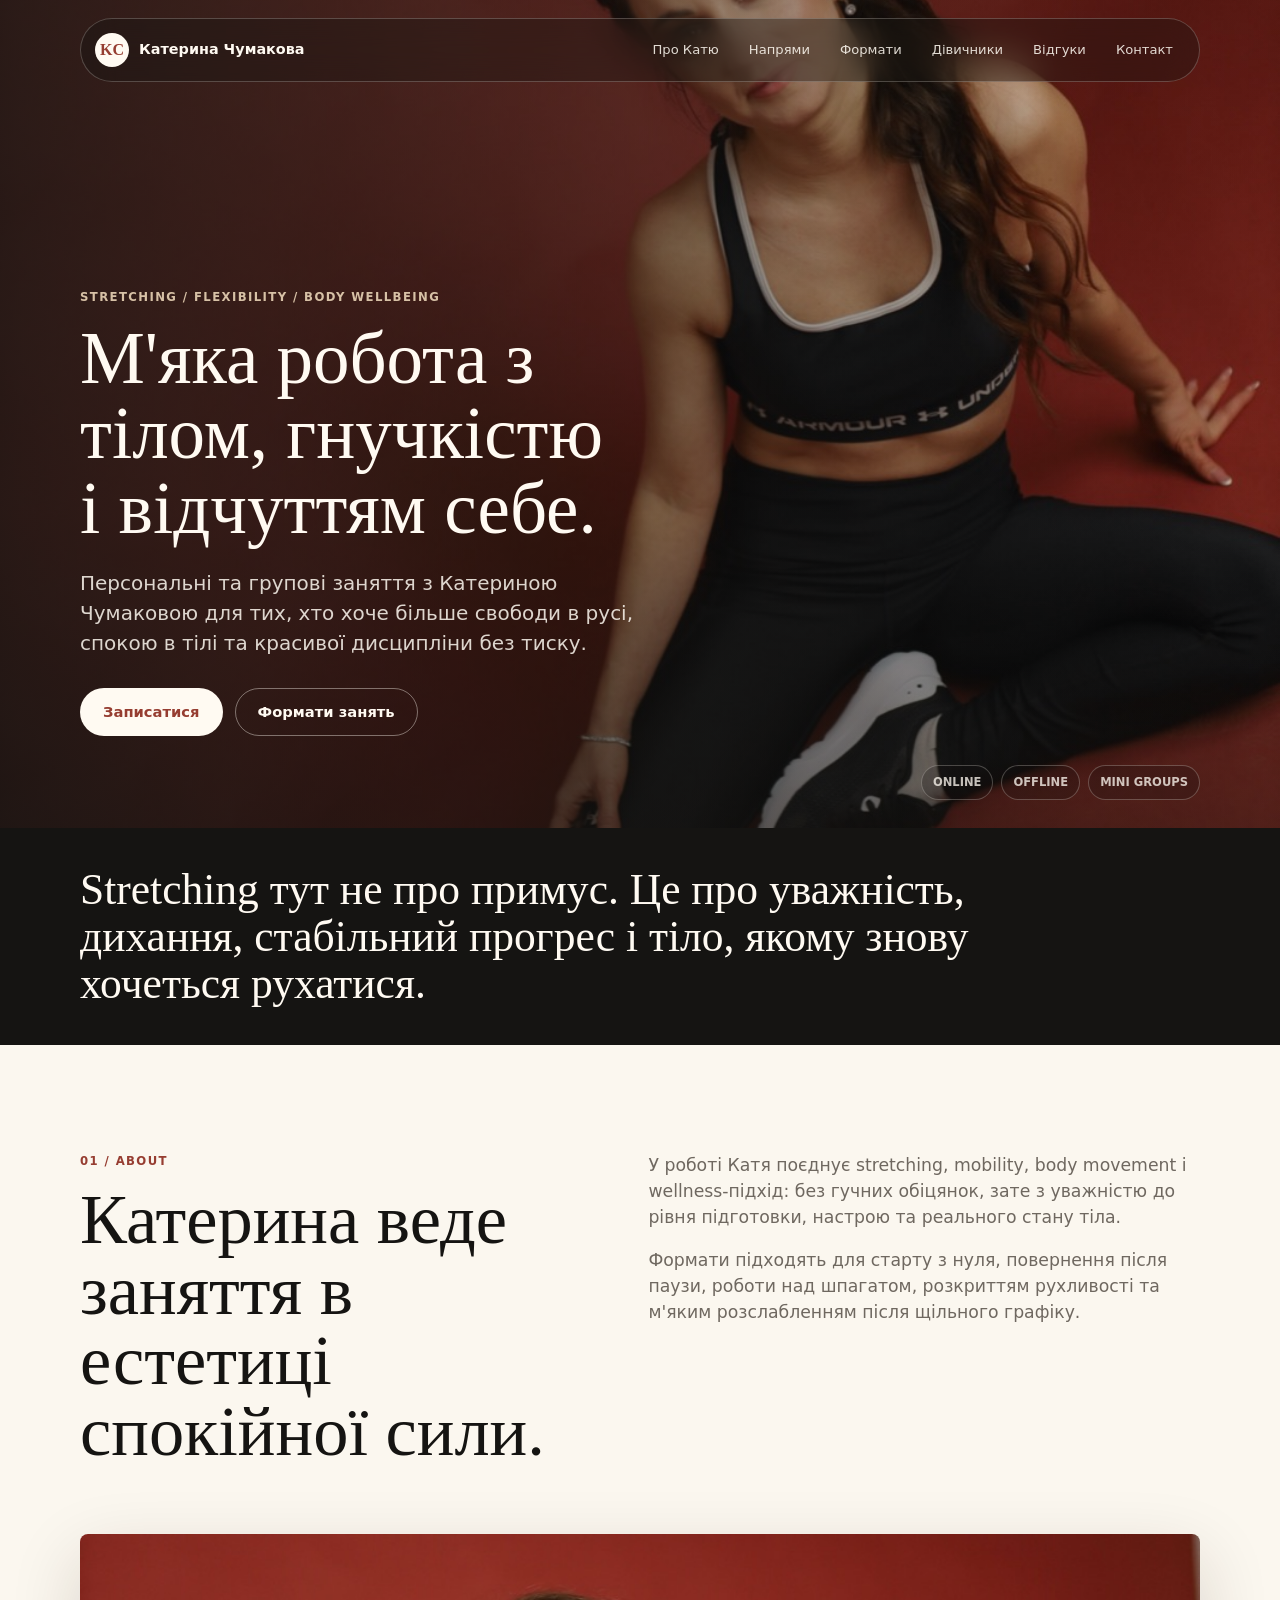
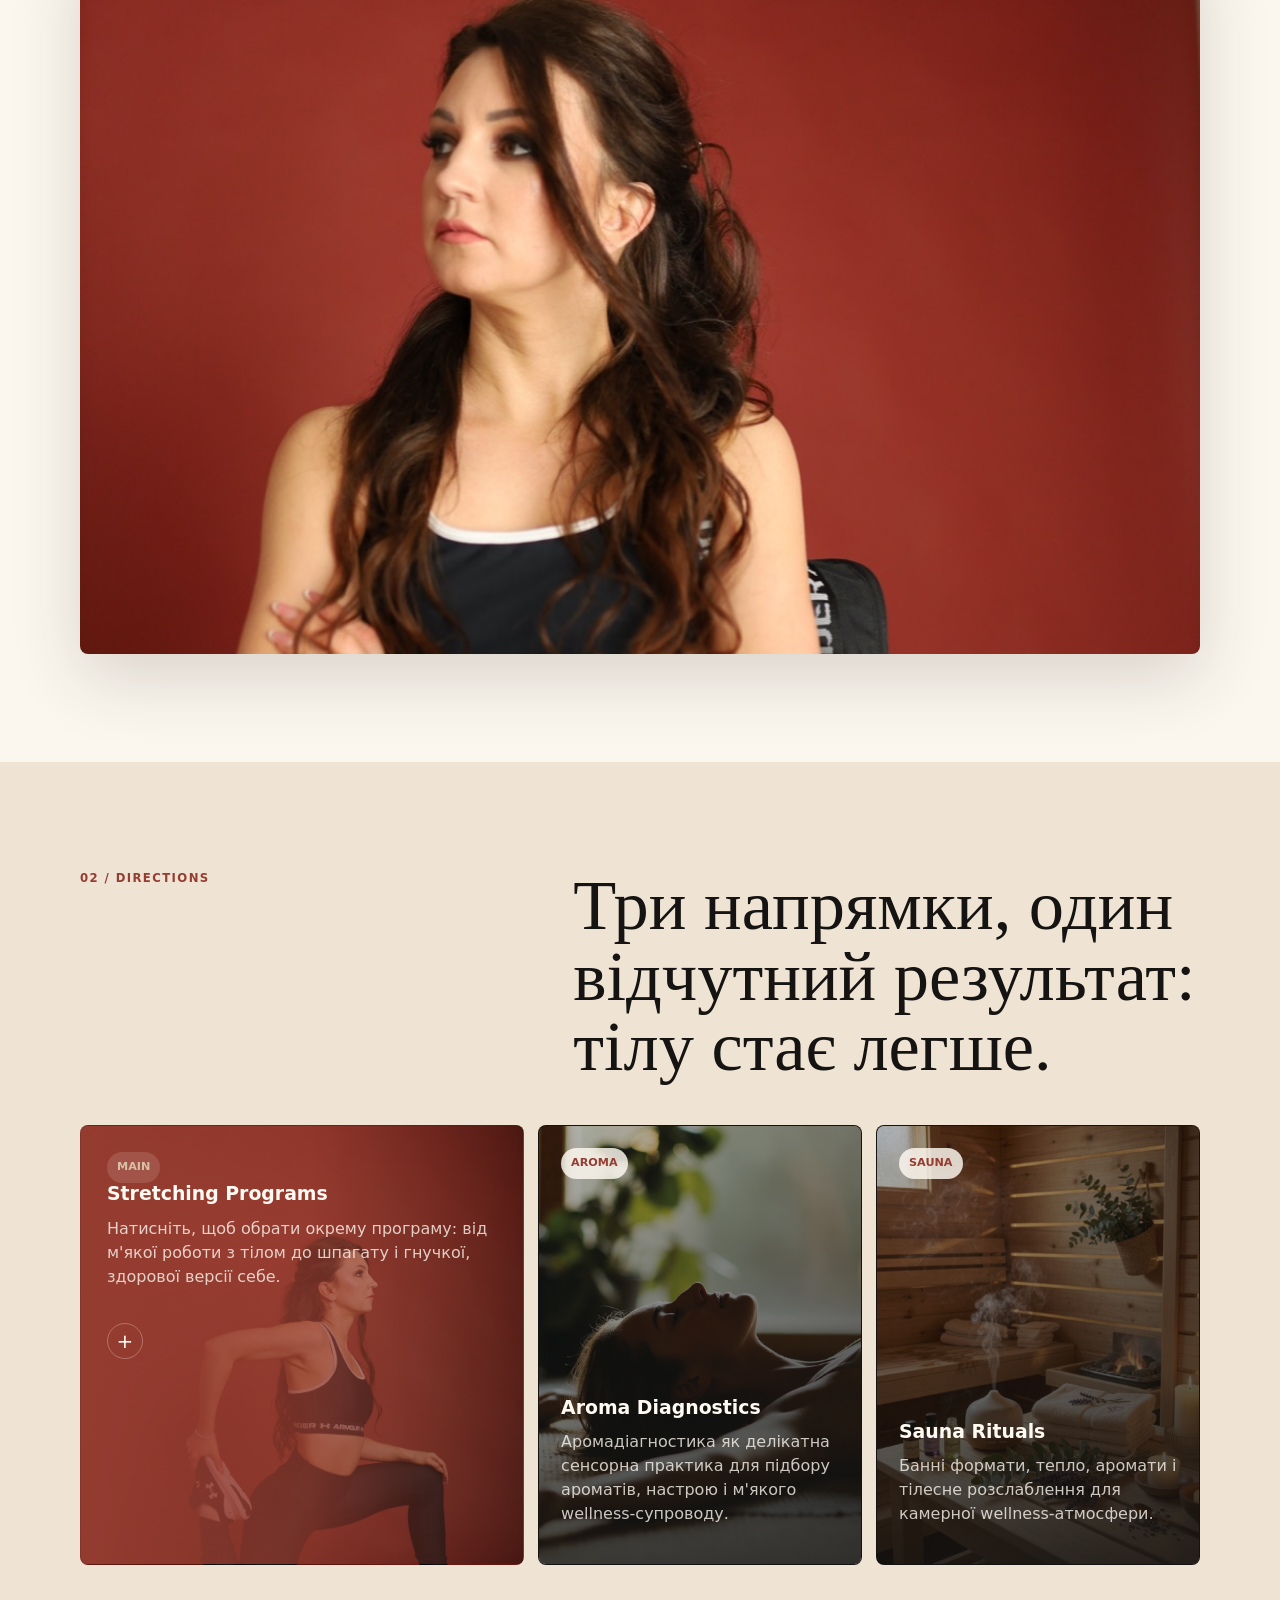
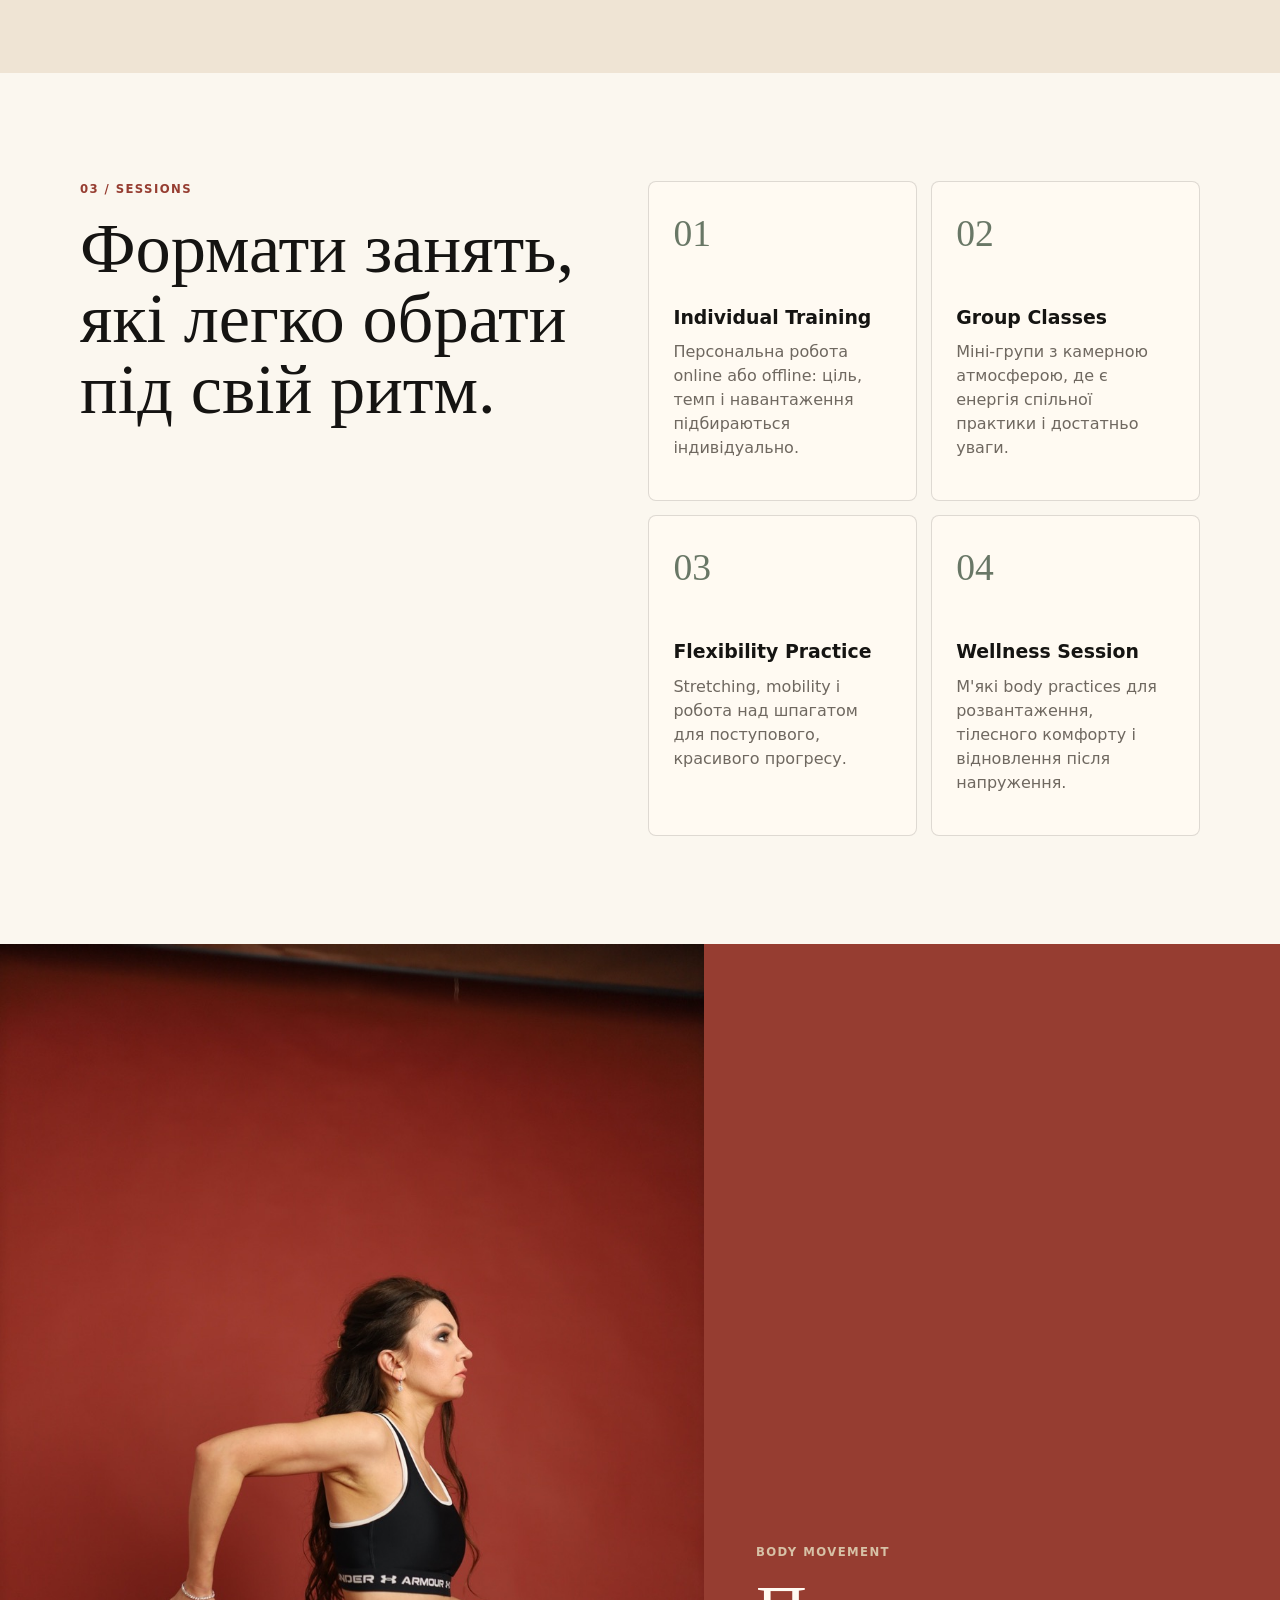
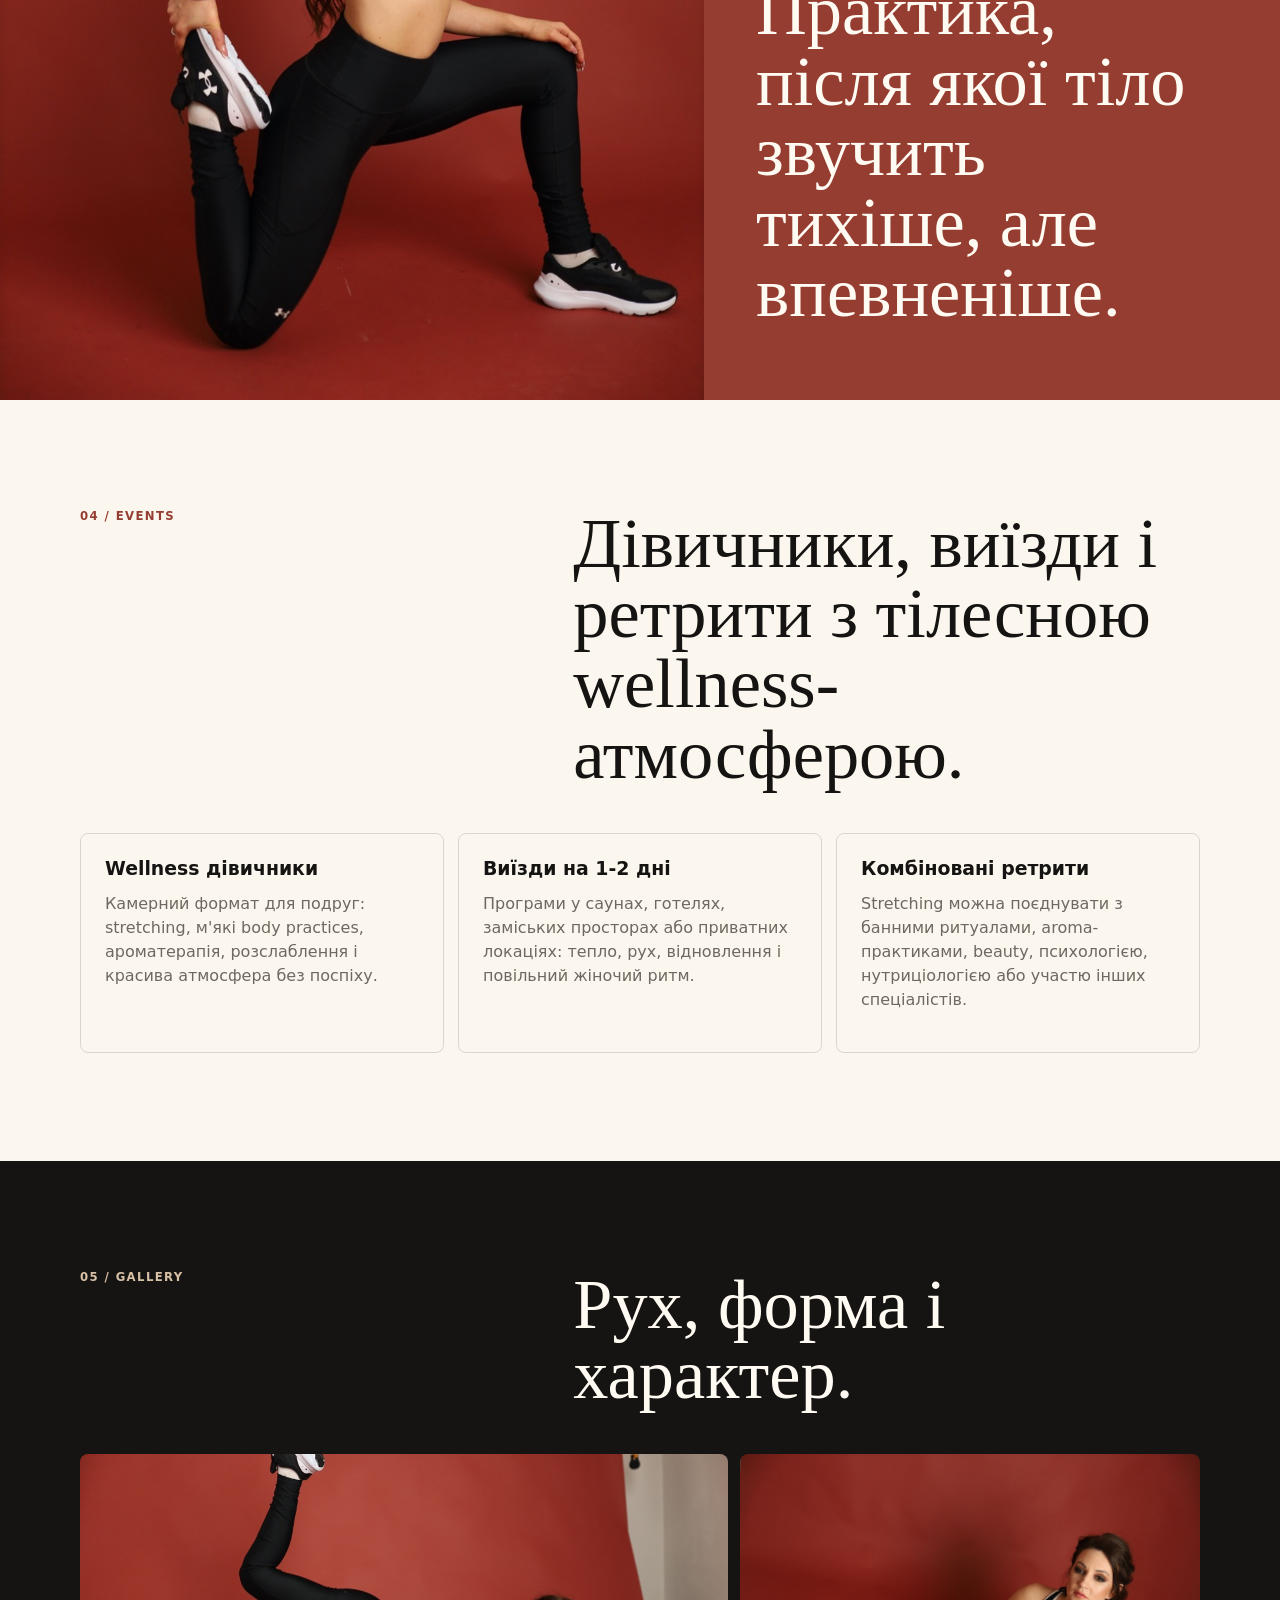
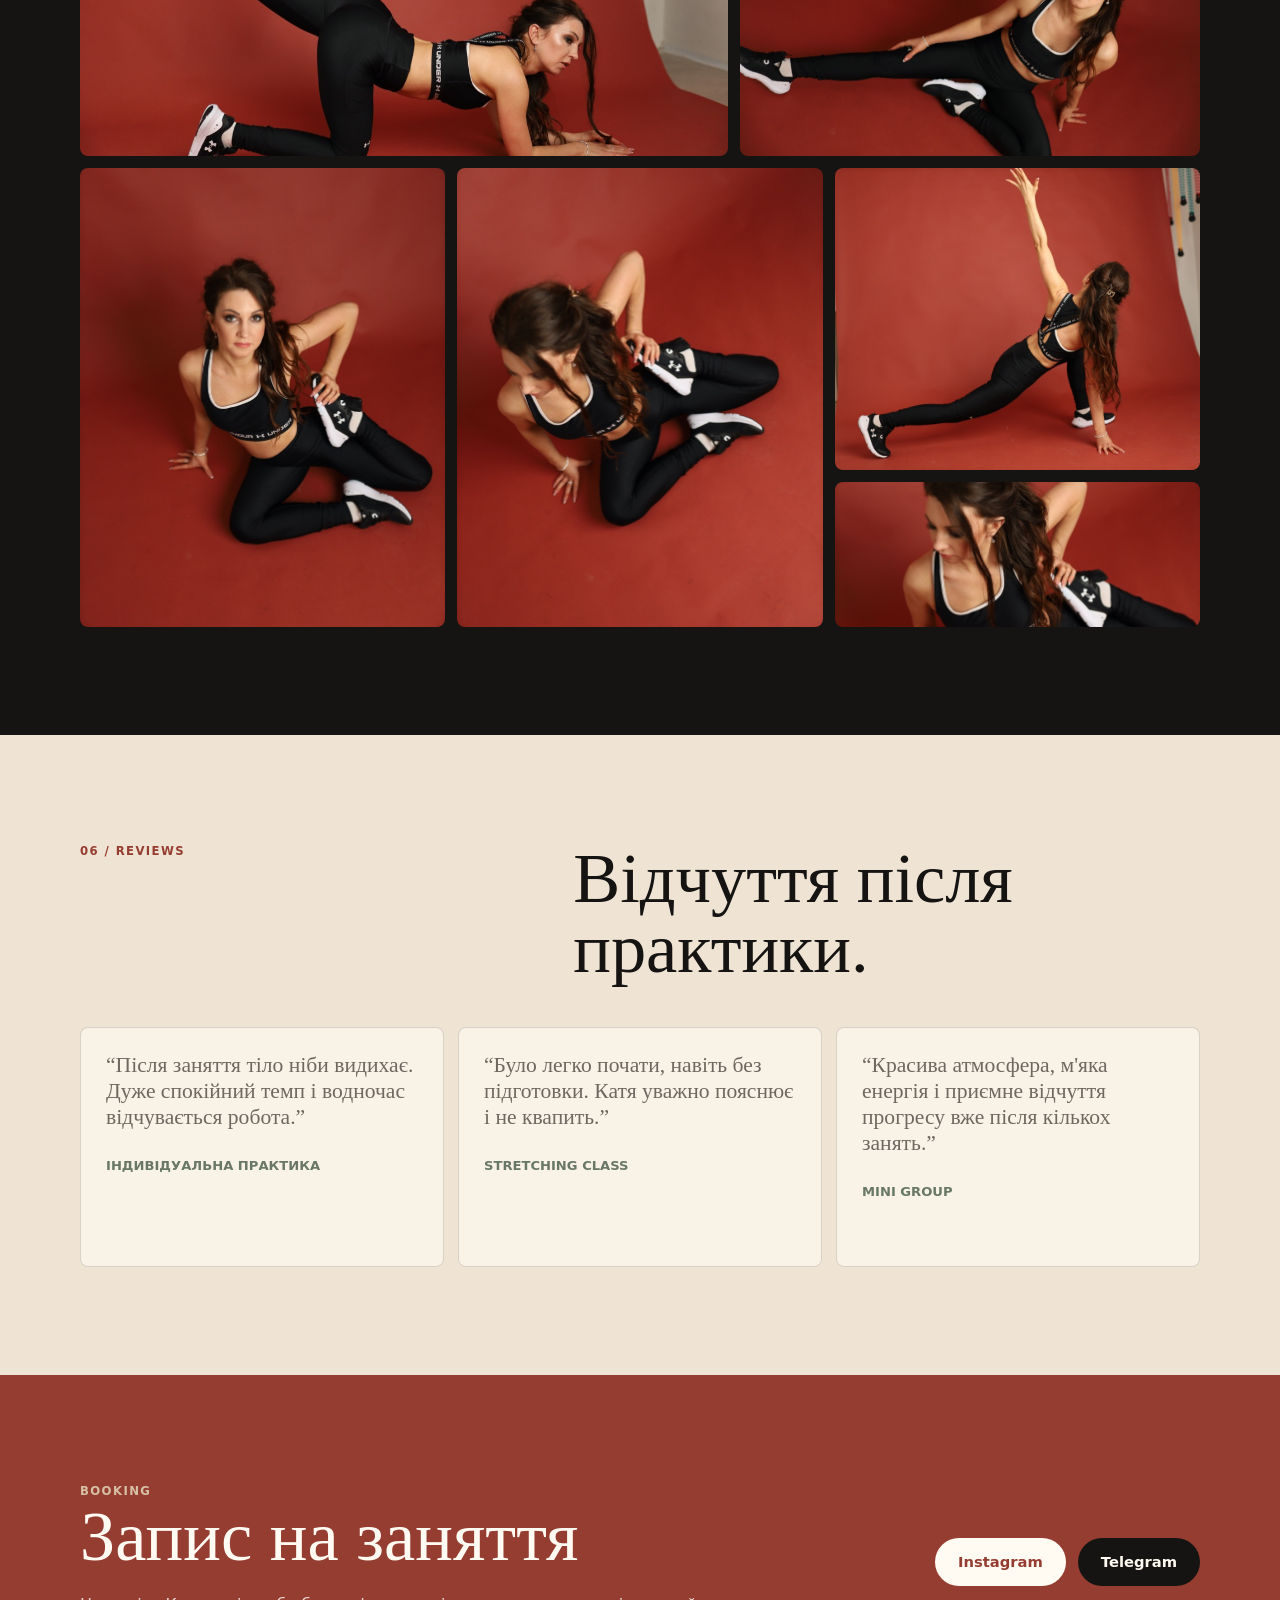
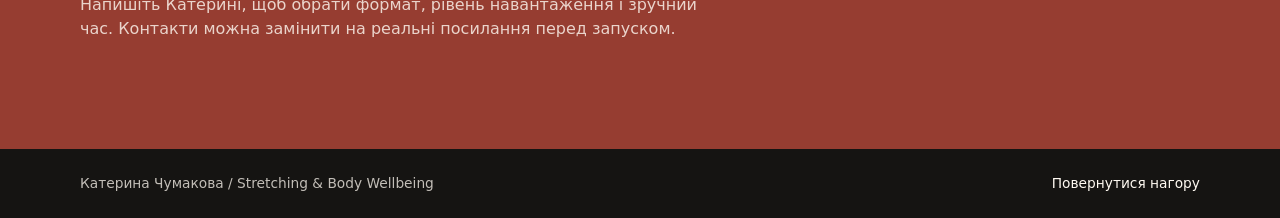
<file: index.html>
<!doctype html>
<html lang="uk">
  <head>
    <meta charset="utf-8">
    <meta name="viewport" content="width=device-width, initial-scale=1">
    <title>Катерина Чумакова | Stretching & Body Wellbeing</title>
    <meta
      name="description"
      content="Персональні та групові заняття зі stretching, mobility і м'яких body wellbeing практик з Катериною Чумаковою."
    >
    <link rel="icon" href="favicon.svg" type="image/svg+xml">
    <link rel="stylesheet" href="styles.css">
  </head>
  <body>
    <header class="site-header" aria-label="Головна навігація">
      <a class="brand" href="#top" aria-label="Катерина Чумакова">
        <span>KC</span>
        <strong>Катерина Чумакова</strong>
      </a>
      <nav class="nav-links" aria-label="Розділи сайту">
        <a href="#about">Про Катю</a>
        <a href="#directions">Напрями</a>
        <a href="#services">Формати</a>
        <a href="#events">Дівичники</a>
        <a href="#reviews">Відгуки</a>
        <a href="#contact">Контакт</a>
      </nav>
    </header>

    <main id="top">
      <section class="hero" aria-label="Stretching, flexibility and body wellbeing">
        <picture>
          <source media="(max-width: 680px)" srcset="assets/mobile-hero.JPG">
          <img class="hero-photo" src="assets/hero.JPG" alt="Катерина виконує stretching позицію на теракотовому фоні">
        </picture>
        <div class="hero-shade"></div>
        <div class="hero-content">
          <p class="eyebrow">stretching / flexibility / body wellbeing</p>
          <h1>М'яка робота з тілом, гнучкістю і відчуттям себе.</h1>
          <p class="hero-copy">
            Персональні та групові заняття з Катериною Чумаковою для тих, хто хоче більше свободи
            в русі, спокою в тілі та красивої дисципліни без тиску.
          </p>
          <div class="hero-actions" aria-label="Основні дії">
            <a class="button primary" href="#contact">Записатися</a>
            <a class="button secondary" href="#services">Формати занять</a>
          </div>
        </div>
        <div class="hero-note" aria-label="Ключові формати">
          <span>online</span>
          <span>offline</span>
          <span>mini groups</span>
        </div>
      </section>

      <section class="intro-band" aria-label="Коротко про підхід">
        <p>
          Stretching тут не про примус. Це про уважність, дихання, стабільний прогрес і тіло,
          якому знову хочеться рухатися.
        </p>
      </section>

      <section id="about" class="about section-grid">
        <div class="section-kicker">
          <p>01 / about</p>
          <h2>Катерина веде заняття в естетиці спокійної сили.</h2>
        </div>
        <div class="about-copy">
          <p>
            У роботі Катя поєднує stretching, mobility, body movement і wellness-підхід:
            без гучних обіцянок, зате з уважністю до рівня підготовки, настрою та реального
            стану тіла.
          </p>
          <p>
            Формати підходять для старту з нуля, повернення після паузи, роботи над шпагатом,
            розкриттям рухливості та м'яким розслабленням після щільного графіку.
          </p>
        </div>
        <figure class="about-image">
          <img src="assets/about.JPG" alt="Портрет Катерини Чумакової у спортивному образі">
        </figure>
      </section>

      <section id="directions" class="directions">
        <div class="section-heading">
          <p>02 / directions</p>
          <h2>Три напрямки, один відчутний результат: тілу стає легше.</h2>
        </div>
        <div class="direction-layout">
          <details class="direction main-direction stretching-tab">
            <summary>
              <span>main</span>
              <h3>Stretching Programs</h3>
              <p>
                Натисніть, щоб обрати окрему програму: від м'якої роботи з тілом до шпагату
                і гнучкої, здорової версії себе.
              </p>
            </summary>
            <div class="stretching-programs" aria-label="Окремі stretching програми">
              <a class="program-link" href="anticellulite.html">
                <strong>Антицелюлітна</strong>
                <p>Робота з тонусом, кровообігом, плавністю руху і відчуттям легкості в тілі.</p>
              </a>
              <a class="program-link" href="splits-online.html">
                <strong>Розкішні шпагати</strong>
                <p>Поступовий прогрес у шпагаті через mobility, розкриття тазостегнових і контроль.</p>
              </a>
              <a class="program-link" href="body-upgrade.html">
                <strong>Гнучка і здорова версія вашого тіла</strong>
                <p>Комплекс для постави, рухливості, м'якої сили і комфортної амплітуди.</p>
              </a>
            </div>
          </details>
          <article class="direction image-direction wellness-direction">
            <img src="assets/wellness.jpeg" alt="Спокійна wellness практика з розслабленням тіла">
            <span>aroma</span>
            <div>
              <h3>Aroma Diagnostics</h3>
              <p>
                Аромадіагностика як делікатна сенсорна практика для підбору ароматів,
                настрою і м'якого wellness-супроводу.
              </p>
            </div>
          </article>
          <article class="direction image-direction aroma">
            <img src="assets/sauna.jpg" alt="Сауна з аромамаслами, свічками і wellness атмосферою">
            <span>sauna</span>
            <div>
              <h3>Sauna Rituals</h3>
              <p>
                Банні формати, тепло, аромати і тілесне розслаблення для камерної
                wellness-атмосфери.
              </p>
            </div>
          </article>
        </div>
      </section>

      <section id="services" class="services section-grid">
        <div class="section-kicker">
          <p>03 / sessions</p>
          <h2>Формати занять, які легко обрати під свій ритм.</h2>
        </div>
        <div class="service-list" aria-label="Послуги">
          <article>
            <div class="service-number">01</div>
            <h3>Individual Training</h3>
            <p>Персональна робота online або offline: ціль, темп і навантаження підбираються індивідуально.</p>
          </article>
          <article>
            <div class="service-number">02</div>
            <h3>Group Classes</h3>
            <p>Міні-групи з камерною атмосферою, де є енергія спільної практики і достатньо уваги.</p>
          </article>
          <article>
            <div class="service-number">03</div>
            <h3>Flexibility Practice</h3>
            <p>Stretching, mobility і робота над шпагатом для поступового, красивого прогресу.</p>
          </article>
          <article>
            <div class="service-number">04</div>
            <h3>Wellness Session</h3>
            <p>М'які body practices для розвантаження, тілесного комфорту і відновлення після напруження.</p>
          </article>
        </div>
      </section>

      <section class="visual-break" aria-label="Body movement">
        <img src="assets/movement.JPG" alt="Катерина у stretching позиції на теракотовому фоні">
        <div>
          <p class="eyebrow">body movement</p>
          <h2>Практика, після якої тіло звучить тихіше, але впевненіше.</h2>
        </div>
      </section>

      <section id="events" class="events">
        <div class="section-heading">
          <p>04 / events</p>
          <h2>Дівичники, виїзди і ретрити з тілесною wellness-атмосферою.</h2>
        </div>
        <div class="event-row">
          <article>
            <h3>Wellness дівичники</h3>
            <p>
              Камерний формат для подруг: stretching, м'які body practices, ароматерапія,
              розслаблення і красива атмосфера без поспіху.
            </p>
          </article>
          <article>
            <h3>Виїзди на 1-2 дні</h3>
            <p>
              Програми у саунах, готелях, заміських просторах або приватних локаціях:
              тепло, рух, відновлення і повільний жіночий ритм.
            </p>
          </article>
          <article>
            <h3>Комбіновані ретрити</h3>
            <p>
              Stretching можна поєднувати з банними ритуалами, aroma-практиками, beauty,
              психологією, нутриціологією або участю інших спеціалістів.
            </p>
          </article>
        </div>
      </section>

      <section class="gallery" aria-label="Галерея">
        <div class="section-heading">
          <p>05 / gallery</p>
          <h2>Рух, форма і характер.</h2>
        </div>
        <div class="gallery-grid">
          <img src="assets/gallery-01.JPG" alt="Катерина виконує вправу на підлозі">
          <img src="assets/gallery-02.JPG" alt="Катерина у stretching позиції з витягнутою ногою">
          <img src="assets/gallery-03.JPG" alt="Катерина дивиться в камеру під час stretching позиції">
          <img src="assets/gallery-04.JPG" alt="Верхній ракурс stretching позиції">
          <img src="assets/gallery-05.JPG" alt="Динамічна stretching позиція з рукою вгору">
          <img src="assets/gallery-06.JPG" alt="Катерина у сидячій stretching позиції">
        </div>
      </section>

      <section id="reviews" class="reviews">
        <div class="section-heading">
          <p>06 / reviews</p>
          <h2>Відчуття після практики.</h2>
        </div>
        <div class="review-grid">
          <blockquote>
            <p>“Після заняття тіло ніби видихає. Дуже спокійний темп і водночас відчувається робота.”</p>
            <cite>Індивідуальна практика</cite>
          </blockquote>
          <blockquote>
            <p>“Було легко почати, навіть без підготовки. Катя уважно пояснює і не квапить.”</p>
            <cite>Stretching class</cite>
          </blockquote>
          <blockquote>
            <p>“Красива атмосфера, м'яка енергія і приємне відчуття прогресу вже після кількох занять.”</p>
            <cite>Mini group</cite>
          </blockquote>
        </div>
      </section>

      <section id="contact" class="contact">
        <div>
          <p class="eyebrow">booking</p>
          <h2>Запис на заняття</h2>
          <p>
            Напишіть Катерині, щоб обрати формат, рівень навантаження і зручний час.
            Контакти можна замінити на реальні посилання перед запуском.
          </p>
        </div>
        <div class="contact-actions">
          <a class="button primary" href="https://www.instagram.com/aromaflex_by_kateryna" target="_blank" rel="noopener noreferrer" aria-label="Написати в Instagram">Instagram</a>
          <a class="button dark" href="https://t.me/kateryna_mihailovna" target="_blank" rel="noopener noreferrer" aria-label="Написати в Telegram">Telegram</a>
        </div>
      </section>
    </main>

    <footer class="site-footer">
      <p>Катерина Чумакова / Stretching & Body Wellbeing</p>
      <a href="#top">Повернутися нагору</a>
    </footer>
  </body>
</html>
</file>
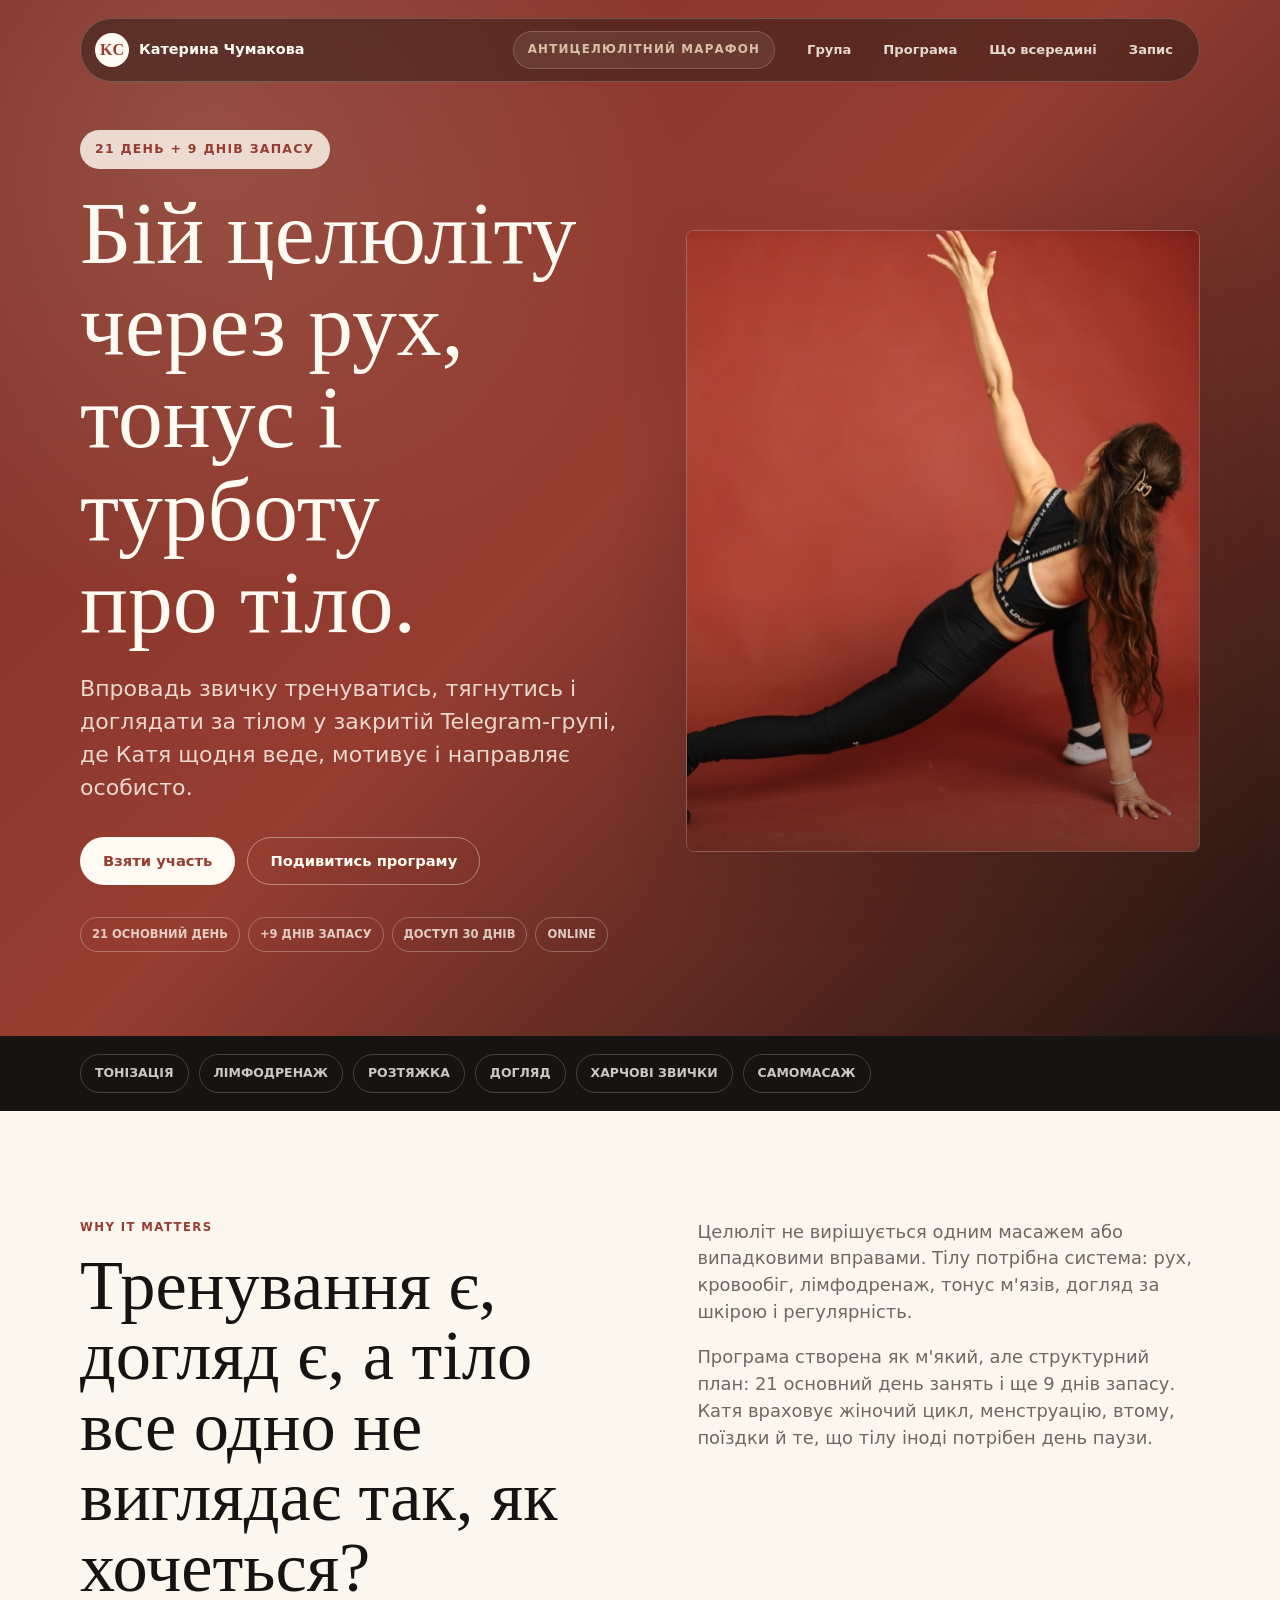
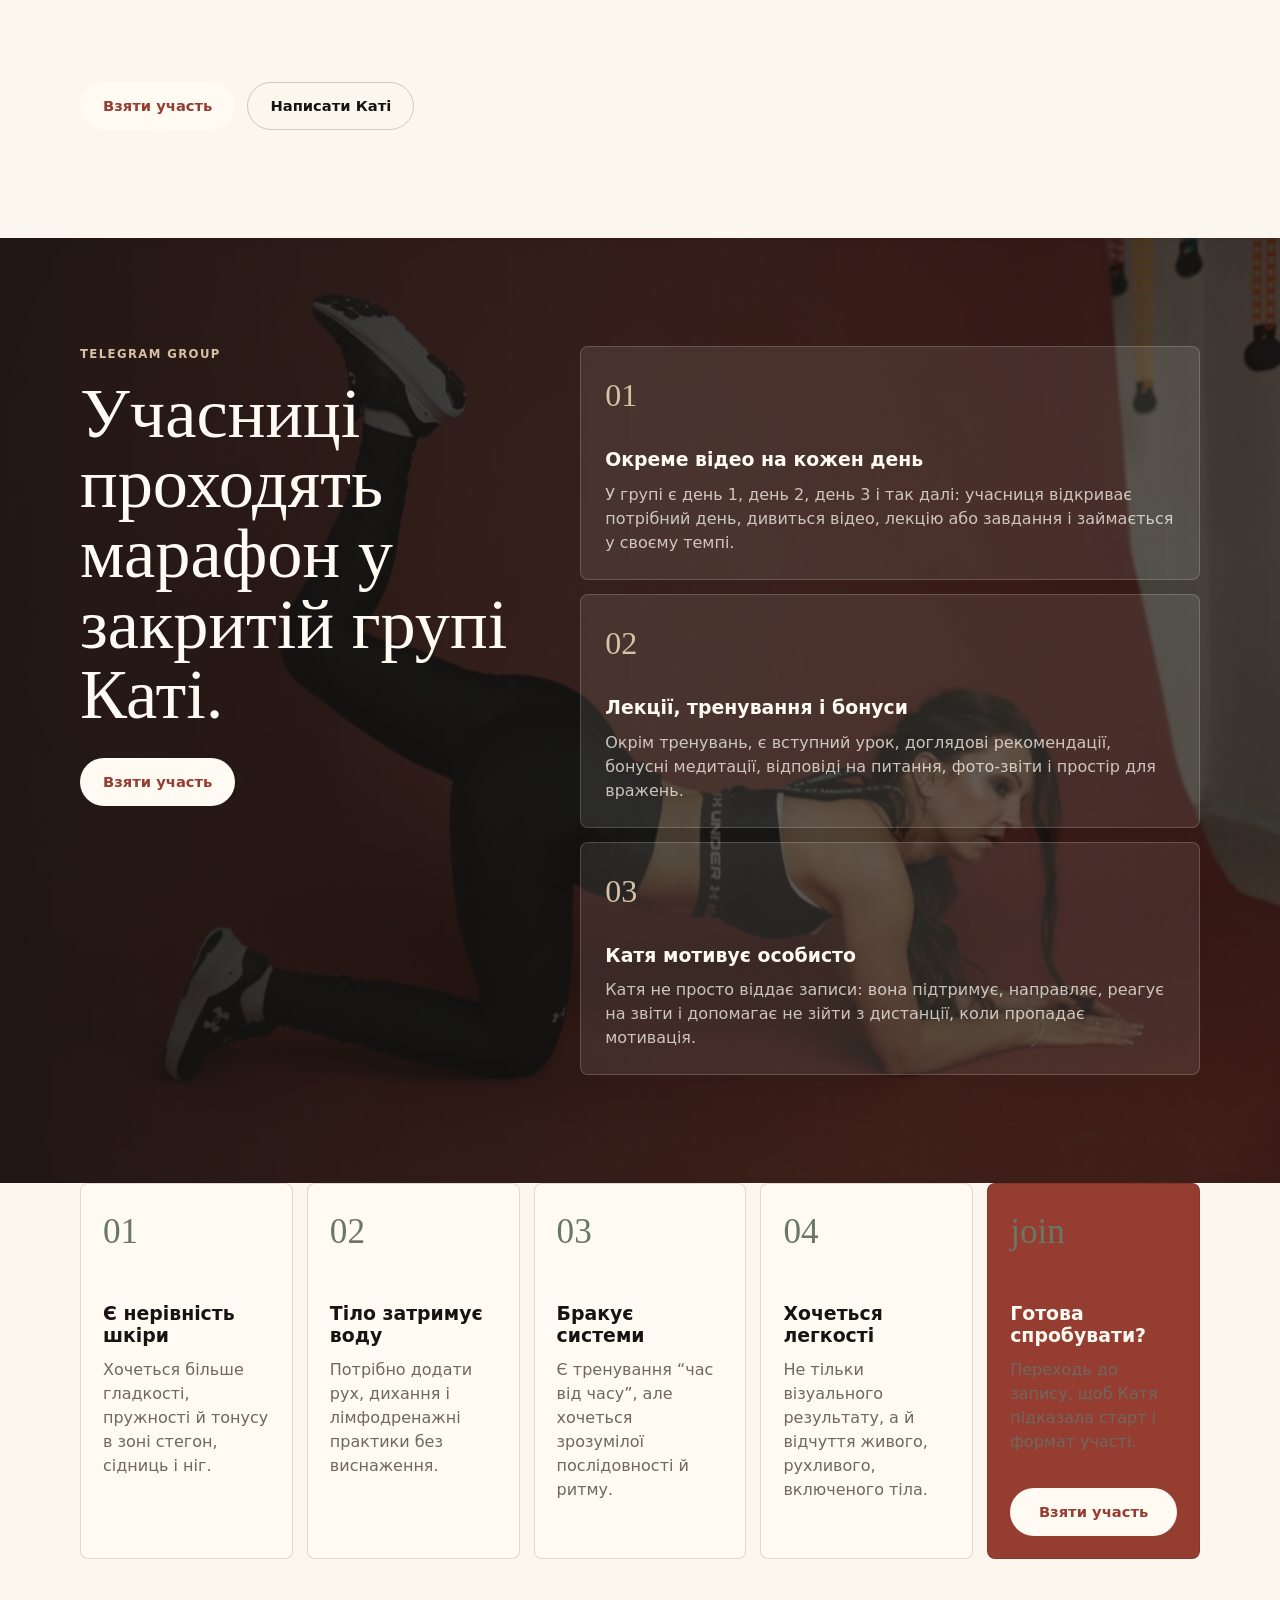
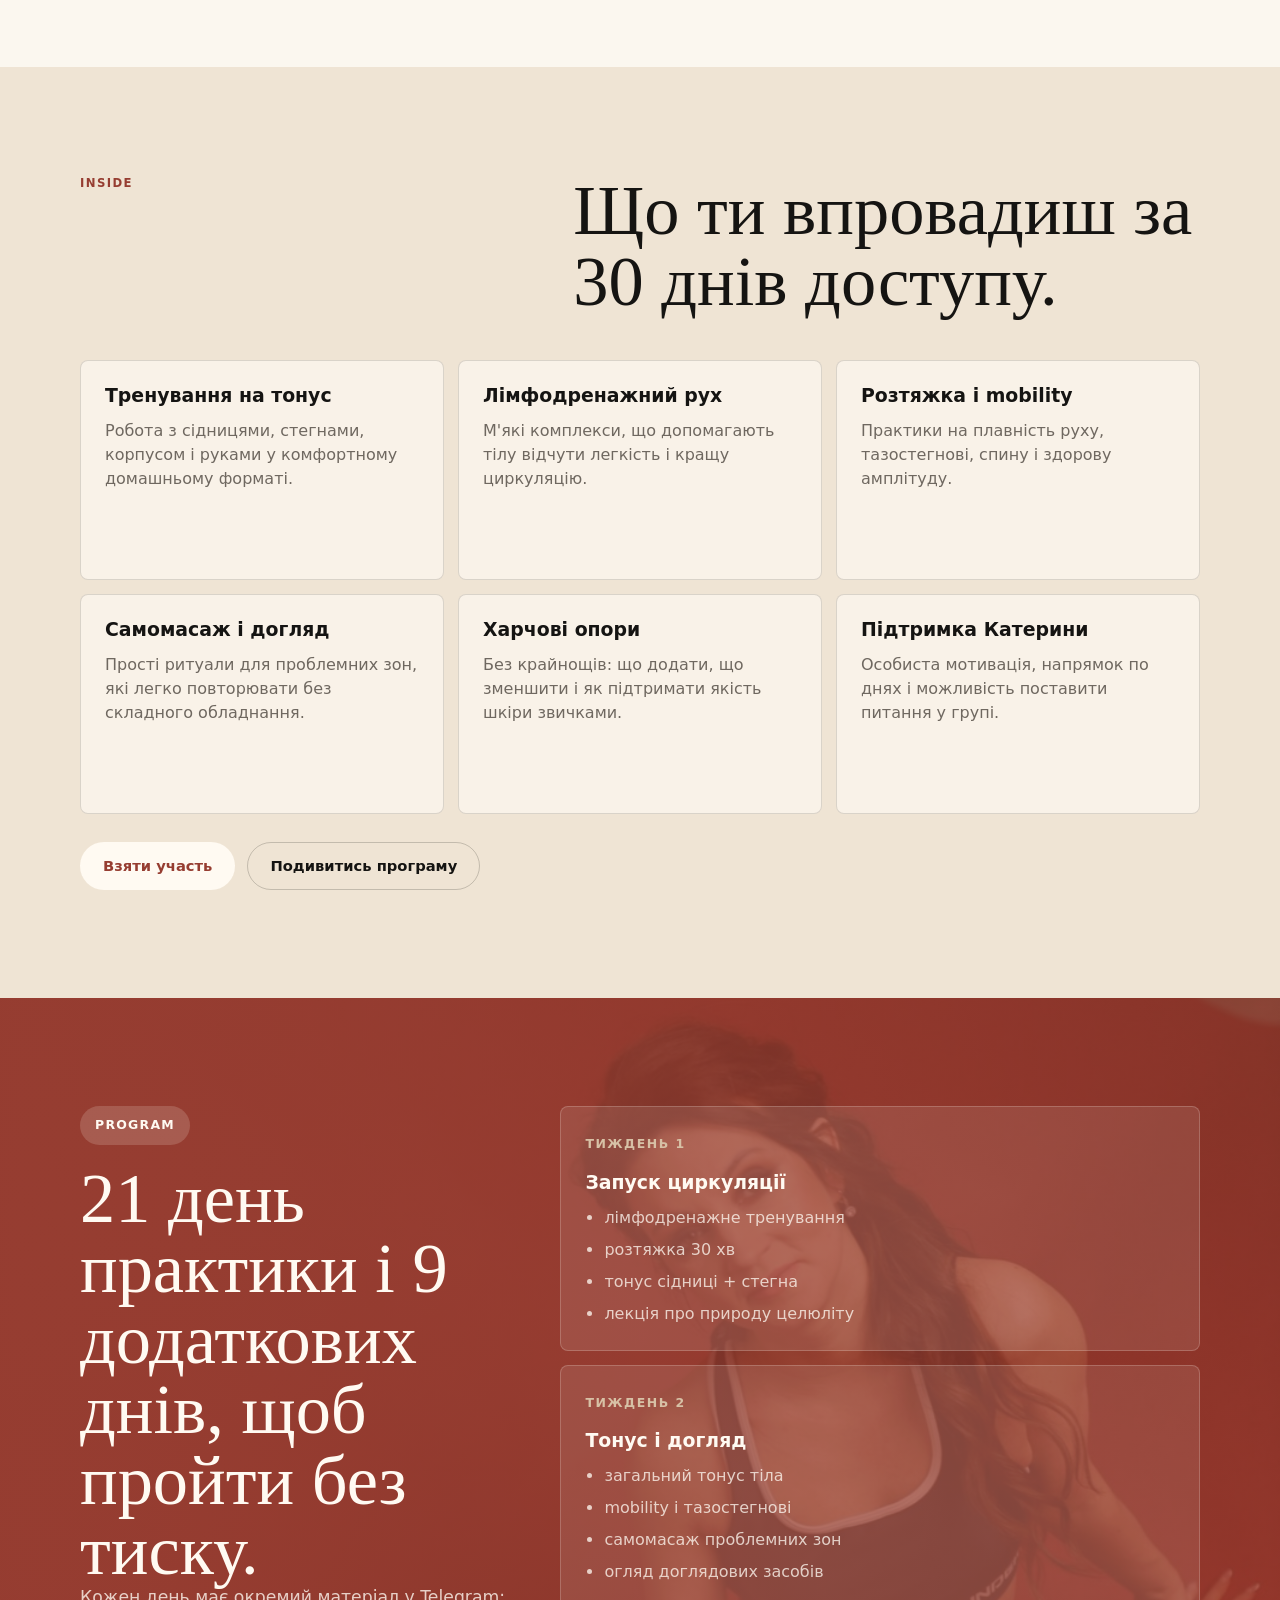
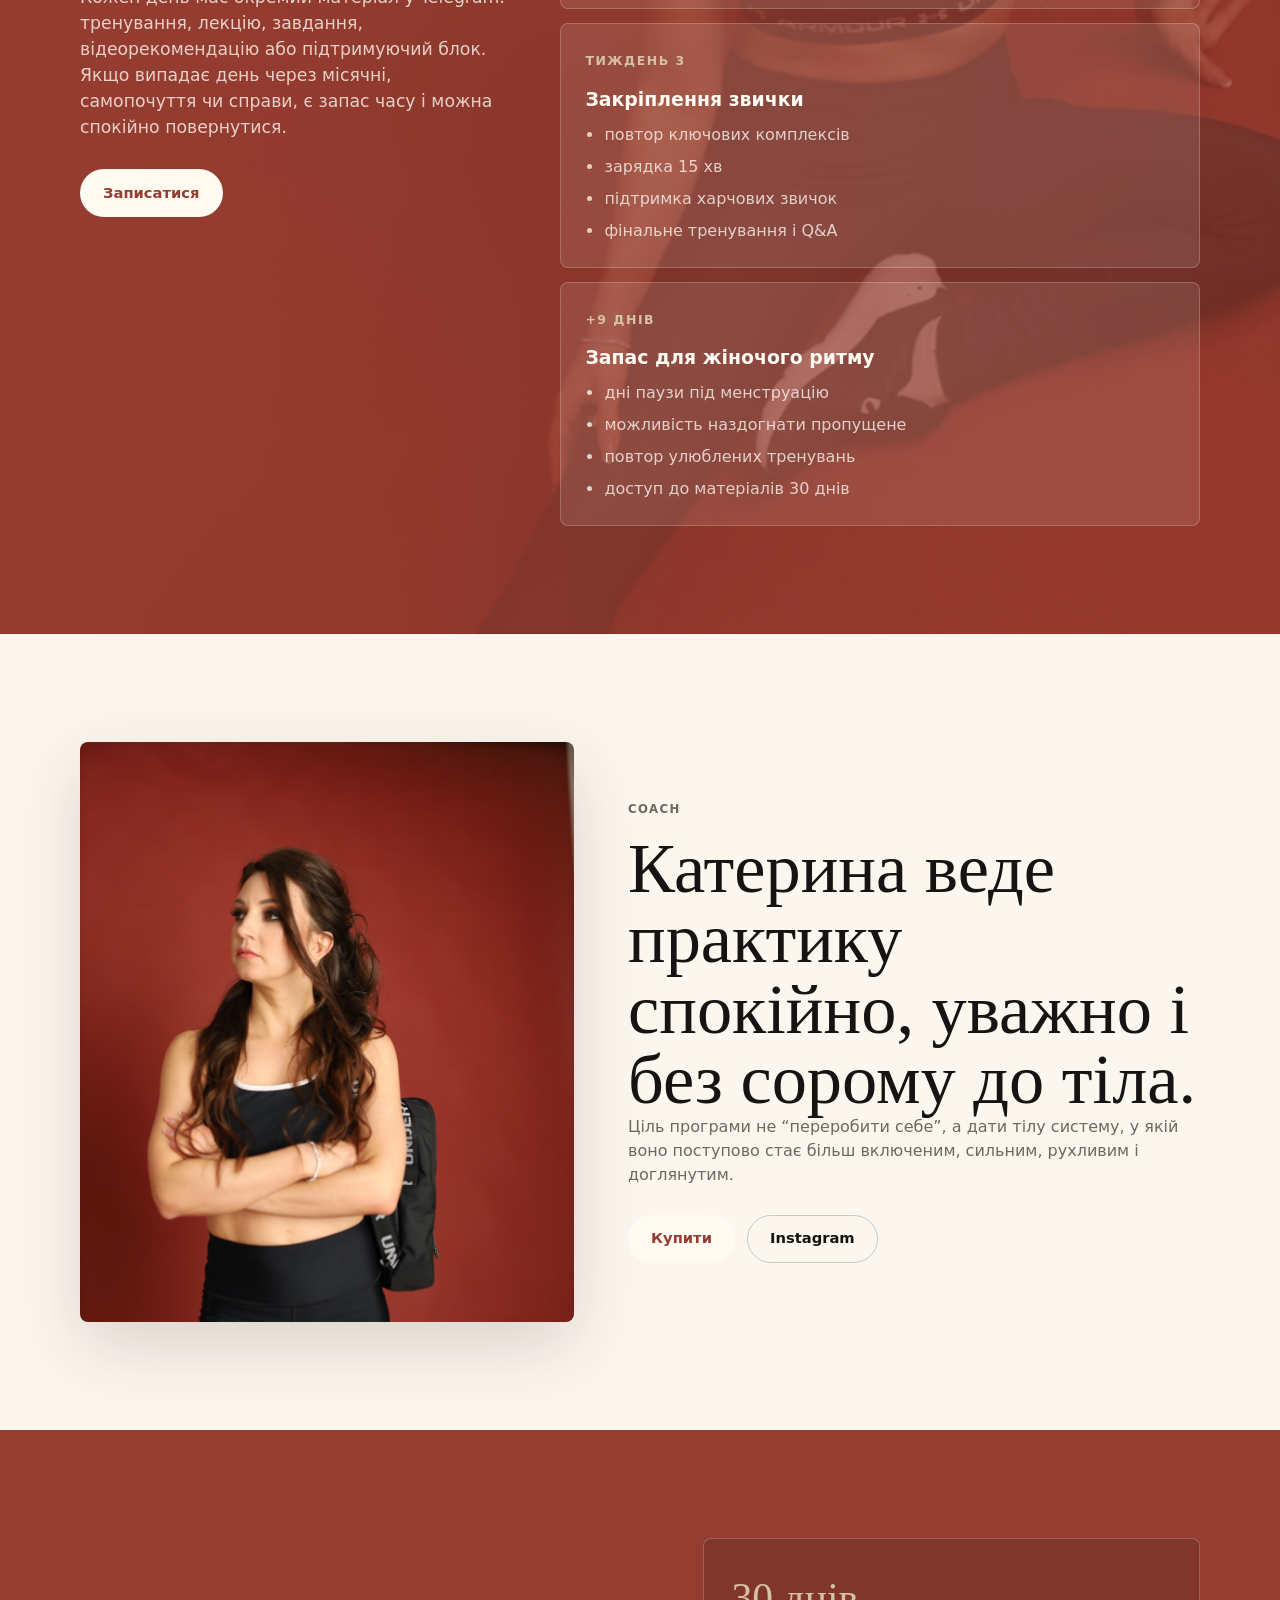
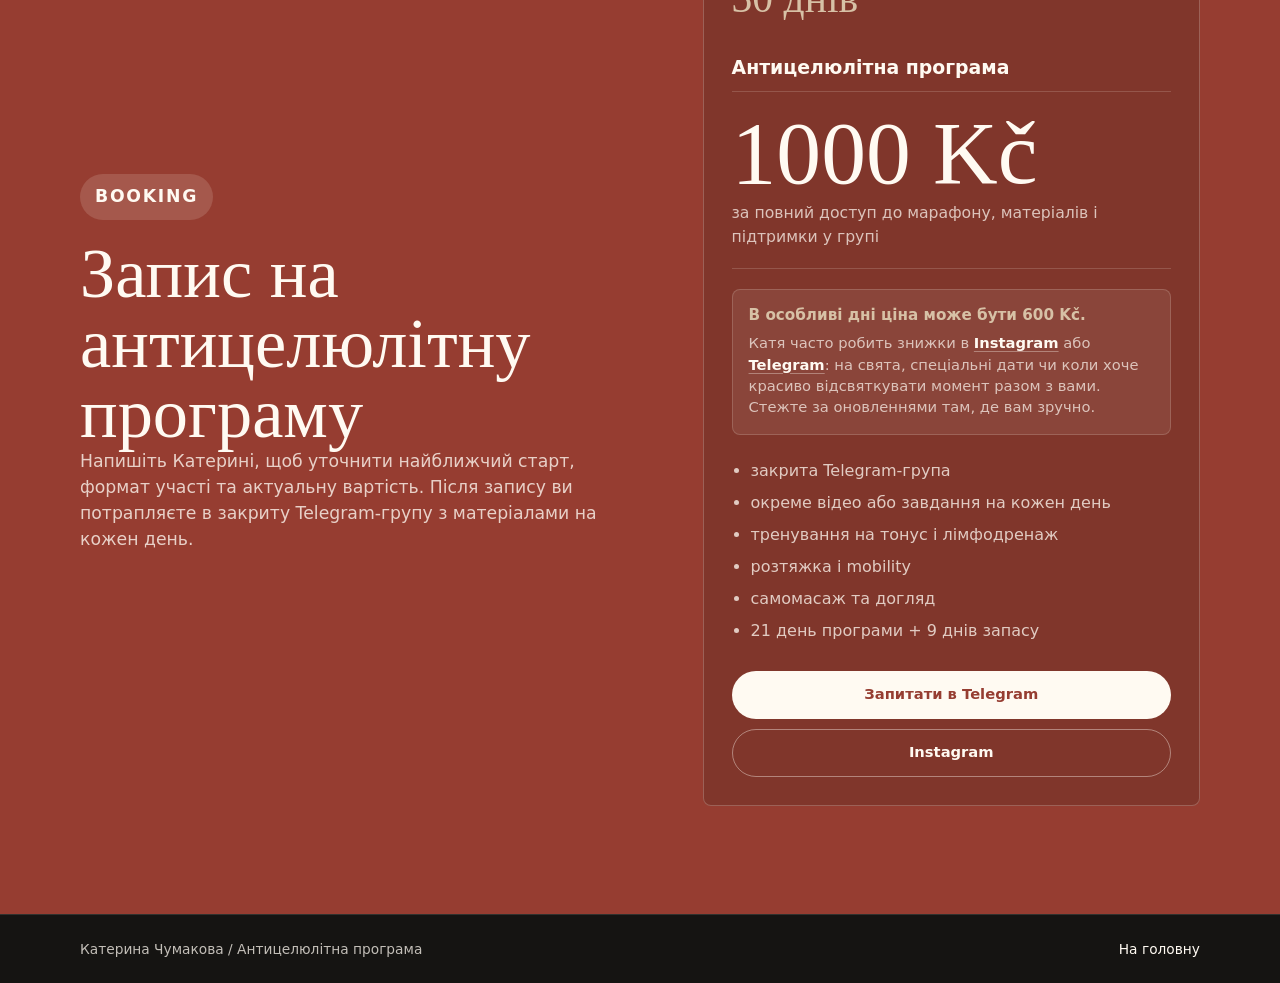
<file: anticellulite.html>
<!doctype html>
<html lang="uk">
  <head>
    <meta charset="utf-8">
    <meta name="viewport" content="width=device-width, initial-scale=1">
    <title>Антицелюлітна програма | Катерина Чумакова</title>
    <meta
      name="description"
      content="Антицелюлітна stretching-програма Катерини Чумакової: рух, тонус, лімфодренаж, догляд і м'яка робота з тілом."
    >
    <link rel="icon" href="favicon.svg" type="image/svg+xml">
    <link rel="stylesheet" href="styles.css">
  </head>
  <body class="sale-page">
    <header class="sale-header" aria-label="Навігація антицелюлітної програми">
      <a class="brand sale-brand" href="index.html" aria-label="Повернутися на головну">
        <span>KC</span>
        <strong>Катерина Чумакова</strong>
      </a>
      <div class="page-badge" aria-label="Назва сторінки">Антицелюлітний марафон</div>
      <nav class="sale-nav" aria-label="Розділи сторінки">
        <a href="#telegram">Група</a>
        <a href="#program">Програма</a>
        <a href="#inside">Що всередині</a>
        <a href="#tarif">Запис</a>
      </nav>
    </header>

    <main>
      <section class="cell-hero">
        <div class="cell-hero-copy">
          <p class="sale-pill">21 день + 9 днів запасу</p>
          <h1>Бій целюліту через рух, тонус і турботу про тіло.</h1>
          <p>
            Впровадь звичку тренуватись, тягнутись і доглядати за тілом у закритій
            Telegram-групі, де Катя щодня веде, мотивує і направляє особисто.
          </p>
          <div class="sale-actions">
            <a class="button primary" href="#tarif">Взяти участь</a>
            <a class="button secondary" href="#program">Подивитись програму</a>
          </div>
          <div class="sale-meta" aria-label="Параметри програми">
            <span>21 основний день</span>
            <span>+9 днів запасу</span>
            <span>доступ 30 днів</span>
            <span>online</span>
          </div>
        </div>
        <figure class="cell-hero-image">
          <img src="assets/gallery-05.JPG" alt="Катерина виконує stretching позицію з витягнутою рукою">
        </figure>
      </section>

      <section class="sale-strip" aria-label="Акцент програми">
        <span>тонізація</span>
        <span>лімфодренаж</span>
        <span>розтяжка</span>
        <span>догляд</span>
        <span>харчові звички</span>
        <span>самомасаж</span>
      </section>

      <section class="cell-problem">
        <div>
          <p class="eyebrow">why it matters</p>
          <h2>Тренування є, догляд є, а тіло все одно не виглядає так, як хочеться?</h2>
        </div>
        <div class="problem-copy">
          <p>
            Целюліт не вирішується одним масажем або випадковими вправами. Тілу потрібна
            система: рух, кровообіг, лімфодренаж, тонус м'язів, догляд за шкірою і регулярність.
          </p>
          <p>
            Програма створена як м'який, але структурний план: 21 основний день занять
            і ще 9 днів запасу. Катя враховує жіночий цикл, менструацію, втому, поїздки
            й те, що тілу іноді потрібен день паузи.
          </p>
        </div>
        <div class="section-cta light-cta">
          <a class="button primary" href="#tarif">Взяти участь</a>
          <a class="button secondary" href="https://t.me/kateryna_mihailovna" target="_blank" rel="noopener noreferrer">Написати Каті</a>
        </div>
      </section>

      <section id="telegram" class="telegram-section">
        <div>
          <p class="eyebrow">telegram group</p>
          <h2>Учасниці проходять марафон у закритій групі Каті.</h2>
          <div class="section-cta">
            <a class="button primary" href="#tarif">Взяти участь</a>
          </div>
        </div>
        <div class="telegram-flow">
          <article>
            <span>01</span>
            <h3>Окреме відео на кожен день</h3>
            <p>
              У групі є день 1, день 2, день 3 і так далі: учасниця відкриває потрібний день,
              дивиться відео, лекцію або завдання і займається у своєму темпі.
            </p>
          </article>
          <article>
            <span>02</span>
            <h3>Лекції, тренування і бонуси</h3>
            <p>
              Окрім тренувань, є вступний урок, доглядові рекомендації, бонусні медитації,
              відповіді на питання, фото-звіти і простір для вражень.
            </p>
          </article>
          <article>
            <span>03</span>
            <h3>Катя мотивує особисто</h3>
            <p>
              Катя не просто віддає записи: вона підтримує, направляє, реагує на звіти
              і допомагає не зійти з дистанції, коли пропадає мотивація.
            </p>
          </article>
        </div>
      </section>

      <section class="pain-grid" aria-label="Кому підходить програма">
        <article>
          <span>01</span>
          <h3>Є нерівність шкіри</h3>
          <p>Хочеться більше гладкості, пружності й тонусу в зоні стегон, сідниць і ніг.</p>
        </article>
        <article>
          <span>02</span>
          <h3>Тіло затримує воду</h3>
          <p>Потрібно додати рух, дихання і лімфодренажні практики без виснаження.</p>
        </article>
        <article>
          <span>03</span>
          <h3>Бракує системи</h3>
          <p>Є тренування “час від часу”, але хочеться зрозумілої послідовності й ритму.</p>
        </article>
        <article>
          <span>04</span>
          <h3>Хочеться легкості</h3>
          <p>Не тільки візуального результату, а й відчуття живого, рухливого, включеного тіла.</p>
        </article>
        <article class="pain-cta-card">
          <span>join</span>
          <h3>Готова спробувати?</h3>
          <p>Переходь до запису, щоб Катя підказала старт і формат участі.</p>
          <a class="button primary" href="#tarif">Взяти участь</a>
        </article>
      </section>

      <section id="inside" class="inside-section">
        <div class="section-heading">
          <p>inside</p>
          <h2>Що ти впровадиш за 30 днів доступу.</h2>
        </div>
        <div class="inside-grid">
          <article>
            <h3>Тренування на тонус</h3>
            <p>Робота з сідницями, стегнами, корпусом і руками у комфортному домашньому форматі.</p>
          </article>
          <article>
            <h3>Лімфодренажний рух</h3>
            <p>М'які комплекси, що допомагають тілу відчути легкість і кращу циркуляцію.</p>
          </article>
          <article>
            <h3>Розтяжка і mobility</h3>
            <p>Практики на плавність руху, тазостегнові, спину і здорову амплітуду.</p>
          </article>
          <article>
            <h3>Самомасаж і догляд</h3>
            <p>Прості ритуали для проблемних зон, які легко повторювати без складного обладнання.</p>
          </article>
          <article>
            <h3>Харчові опори</h3>
            <p>Без крайнощів: що додати, що зменшити і як підтримати якість шкіри звичками.</p>
          </article>
          <article>
            <h3>Підтримка Катерини</h3>
            <p>Особиста мотивація, напрямок по днях і можливість поставити питання у групі.</p>
          </article>
        </div>
        <div class="section-cta light-cta">
          <a class="button primary" href="#tarif">Взяти участь</a>
          <a class="button secondary" href="#program">Подивитись програму</a>
        </div>
      </section>

      <section id="program" class="program-section">
        <div class="program-intro">
          <p class="sale-pill">program</p>
          <h2>21 день практики і 9 додаткових днів, щоб пройти без тиску.</h2>
          <p>
            Кожен день має окремий матеріал у Telegram: тренування, лекцію, завдання,
            відеорекомендацію або підтримуючий блок. Якщо випадає день через місячні,
            самопочуття чи справи, є запас часу і можна спокійно повернутися.
          </p>
          <div class="section-cta">
            <a class="button primary" href="#tarif">Записатися</a>
          </div>
        </div>
        <div class="week-grid">
          <article>
            <span>тиждень 1</span>
            <h3>Запуск циркуляції</h3>
            <ul>
              <li>лімфодренажне тренування</li>
              <li>розтяжка 30 хв</li>
              <li>тонус сідниці + стегна</li>
              <li>лекція про природу целюліту</li>
            </ul>
          </article>
          <article>
            <span>тиждень 2</span>
            <h3>Тонус і догляд</h3>
            <ul>
              <li>загальний тонус тіла</li>
              <li>mobility і тазостегнові</li>
              <li>самомасаж проблемних зон</li>
              <li>огляд доглядових засобів</li>
            </ul>
          </article>
          <article>
            <span>тиждень 3</span>
            <h3>Закріплення звички</h3>
            <ul>
              <li>повтор ключових комплексів</li>
              <li>зарядка 15 хв</li>
              <li>підтримка харчових звичок</li>
              <li>фінальне тренування і Q&A</li>
            </ul>
          </article>
          <article>
            <span>+9 днів</span>
            <h3>Запас для жіночого ритму</h3>
            <ul>
              <li>дні паузи під менструацію</li>
              <li>можливість наздогнати пропущене</li>
              <li>повтор улюблених тренувань</li>
              <li>доступ до матеріалів 30 днів</li>
            </ul>
          </article>
        </div>
      </section>

      <section class="coach-section">
        <figure>
          <img src="assets/about.JPG" alt="Катерина Чумакова">
        </figure>
        <div>
          <p class="eyebrow">coach</p>
          <h2>Катерина веде практику спокійно, уважно і без сорому до тіла.</h2>
          <p>
            Ціль програми не “переробити себе”, а дати тілу систему, у якій воно поступово
            стає більш включеним, сильним, рухливим і доглянутим.
          </p>
          <div class="section-cta light-cta">
            <a class="button primary" href="#tarif">Купити</a>
            <a class="button secondary" href="https://www.instagram.com/aromaflex_by_kateryna" target="_blank" rel="noopener noreferrer">Instagram</a>
          </div>
        </div>
      </section>

      <section id="tarif" class="tariff-section">
        <div class="tariff-copy">
          <p class="sale-pill">booking</p>
          <h2>Запис на антицелюлітну програму</h2>
          <p>
            Напишіть Катерині, щоб уточнити найближчий старт, формат участі та актуальну
            вартість. Після запису ви потрапляєте в закриту Telegram-групу з матеріалами
            на кожен день.
          </p>
        </div>
        <div class="tariff-card">
          <span>30 днів</span>
          <h3>Антицелюлітна програма</h3>
          <div class="price-row" aria-label="Вартість програми">
            <strong>1000 Kč</strong>
            <p>за повний доступ до марафону, матеріалів і підтримки у групі</p>
          </div>
          <div class="price-note">
            <strong>В особливі дні ціна може бути 600 Kč.</strong>
            <p>
              Катя часто робить знижки в
              <a href="https://www.instagram.com/aromaflex_by_kateryna" target="_blank" rel="noopener noreferrer">Instagram</a>
              або
              <a href="https://t.me/kateryna_mihailovna" target="_blank" rel="noopener noreferrer">Telegram</a>:
              на свята, спеціальні дати чи коли хоче красиво відсвяткувати момент разом з вами.
              Стежте за оновленнями там, де вам зручно.
            </p>
          </div>
          <ul>
            <li>закрита Telegram-група</li>
            <li>окреме відео або завдання на кожен день</li>
            <li>тренування на тонус і лімфодренаж</li>
            <li>розтяжка і mobility</li>
            <li>самомасаж та догляд</li>
            <li>21 день програми + 9 днів запасу</li>
          </ul>
          <div class="tariff-actions">
            <a class="button primary" href="https://t.me/kateryna_mihailovna" target="_blank" rel="noopener noreferrer">Запитати в Telegram</a>
            <a class="button secondary" href="https://www.instagram.com/aromaflex_by_kateryna" target="_blank" rel="noopener noreferrer">Instagram</a>
          </div>
        </div>
      </section>
    </main>

    <footer class="site-footer sale-footer">
      <p>Катерина Чумакова / Антицелюлітна програма</p>
      <a href="index.html">На головну</a>
    </footer>
  </body>
</html>
</file>
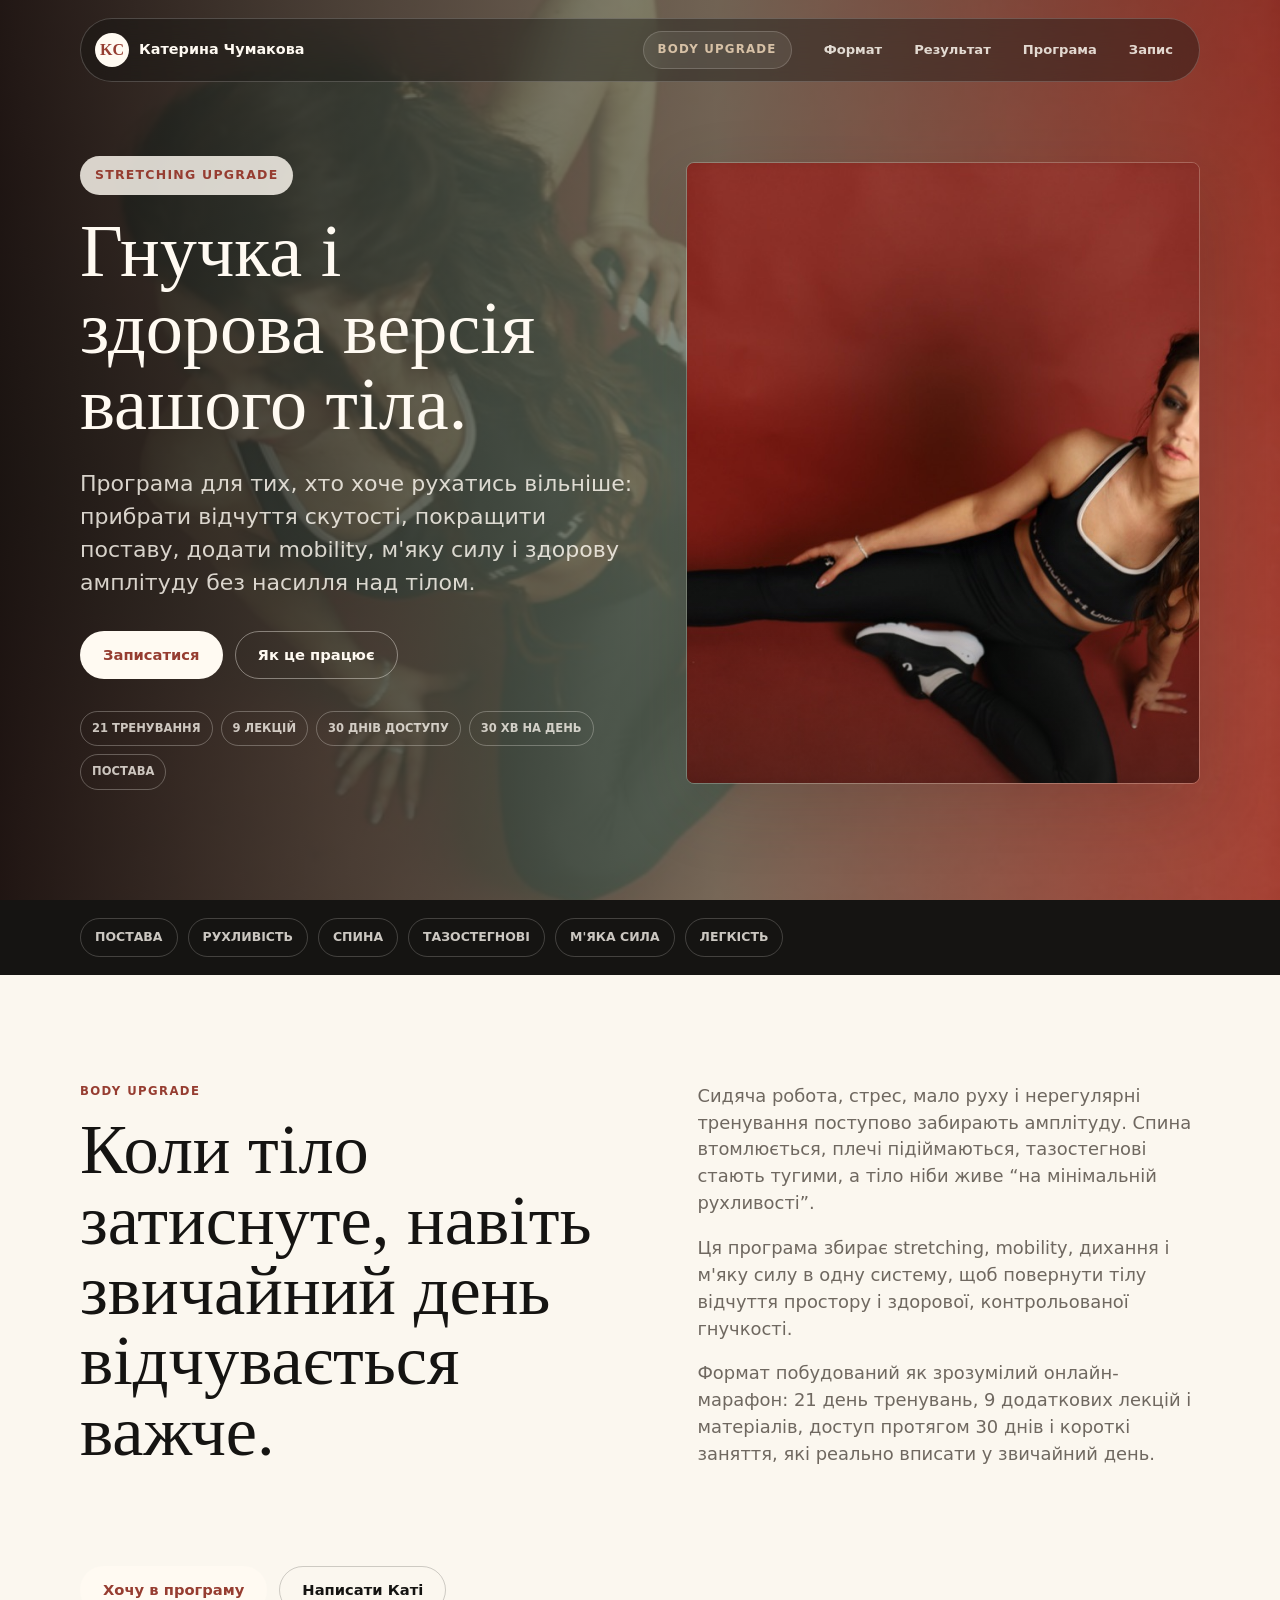
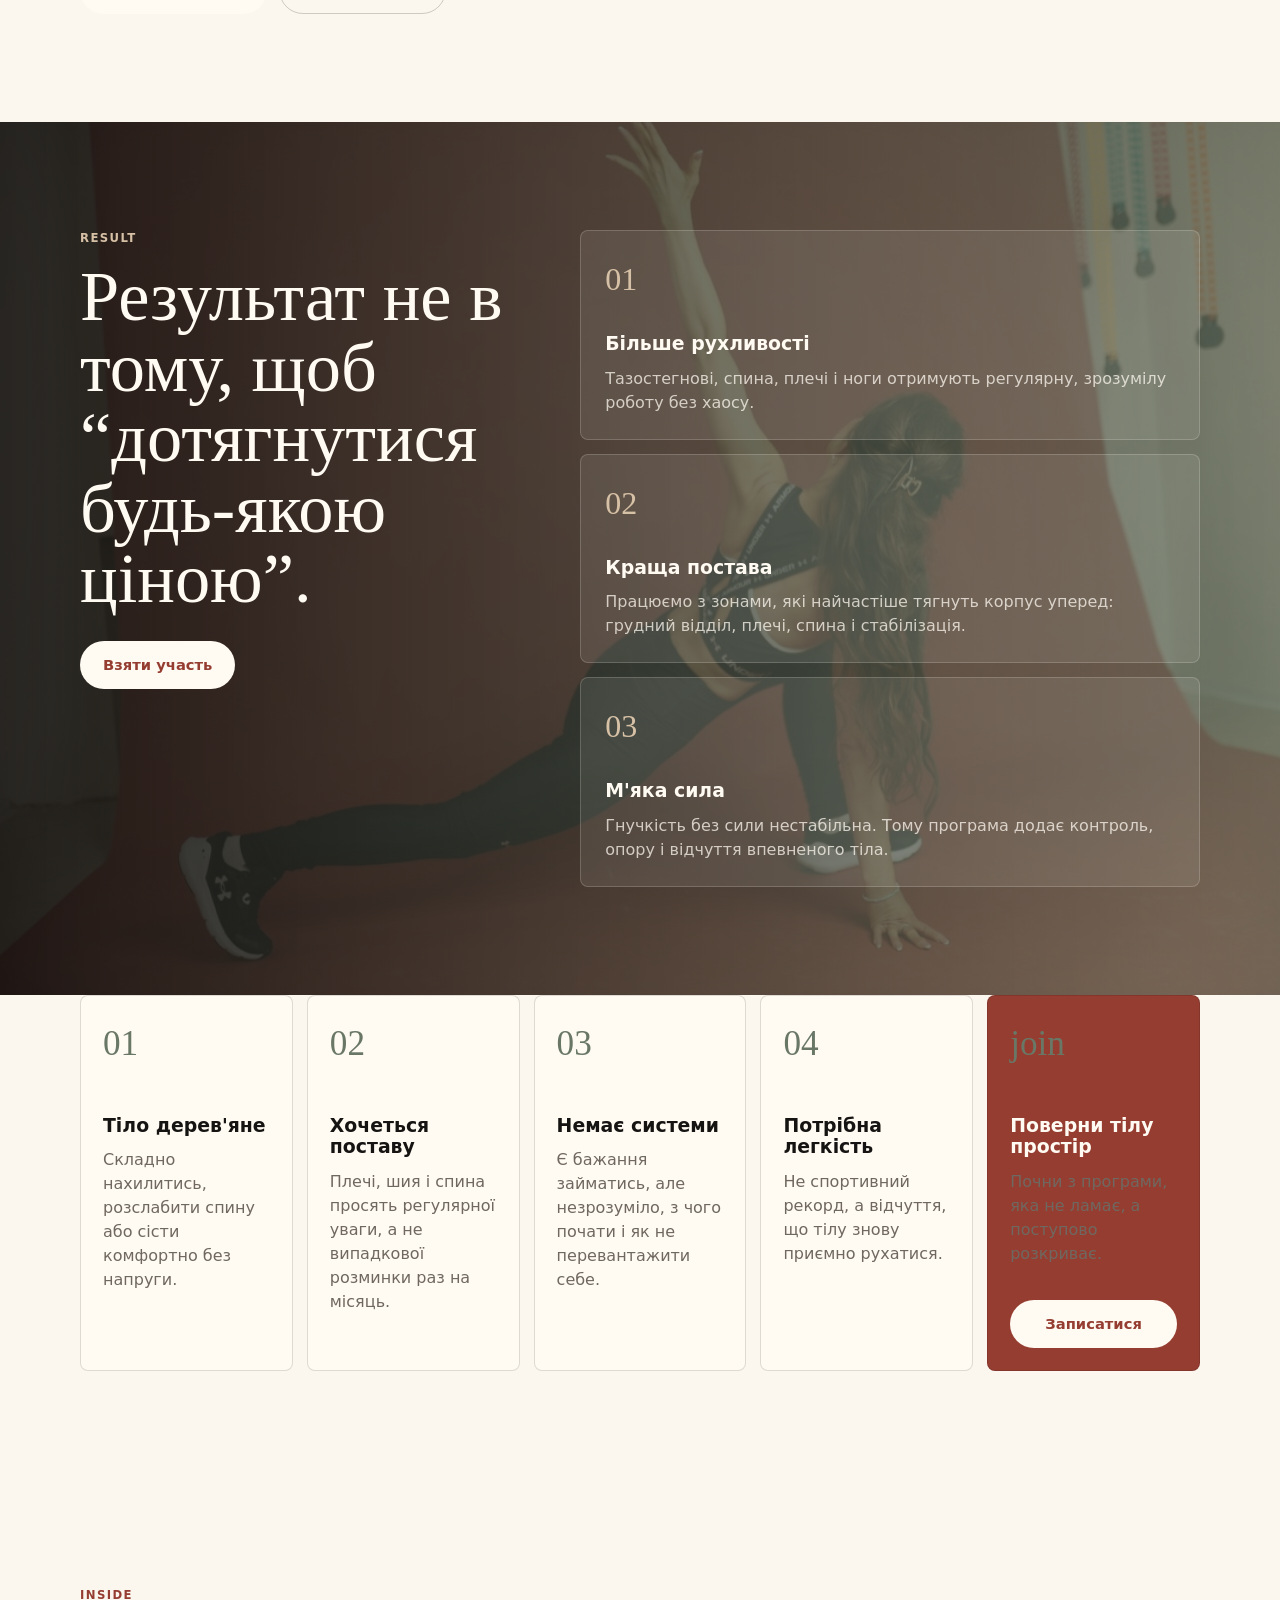
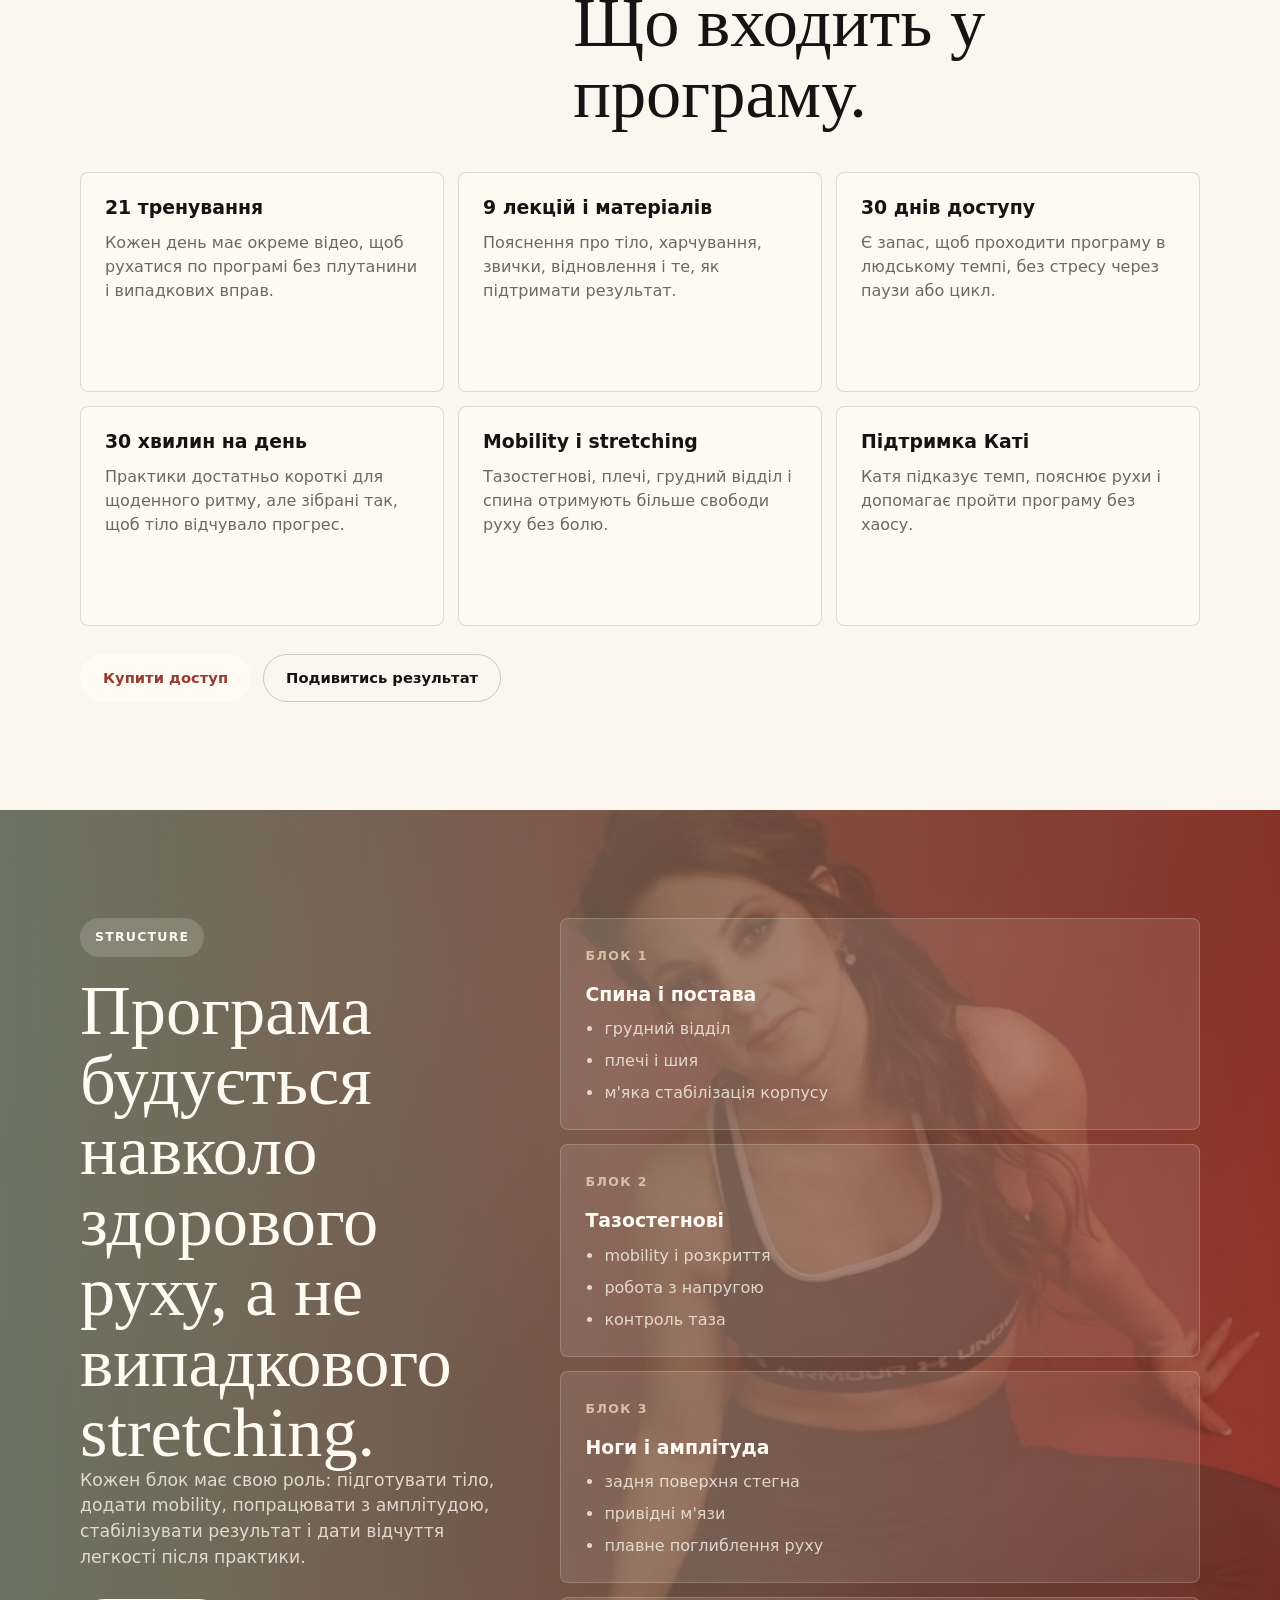
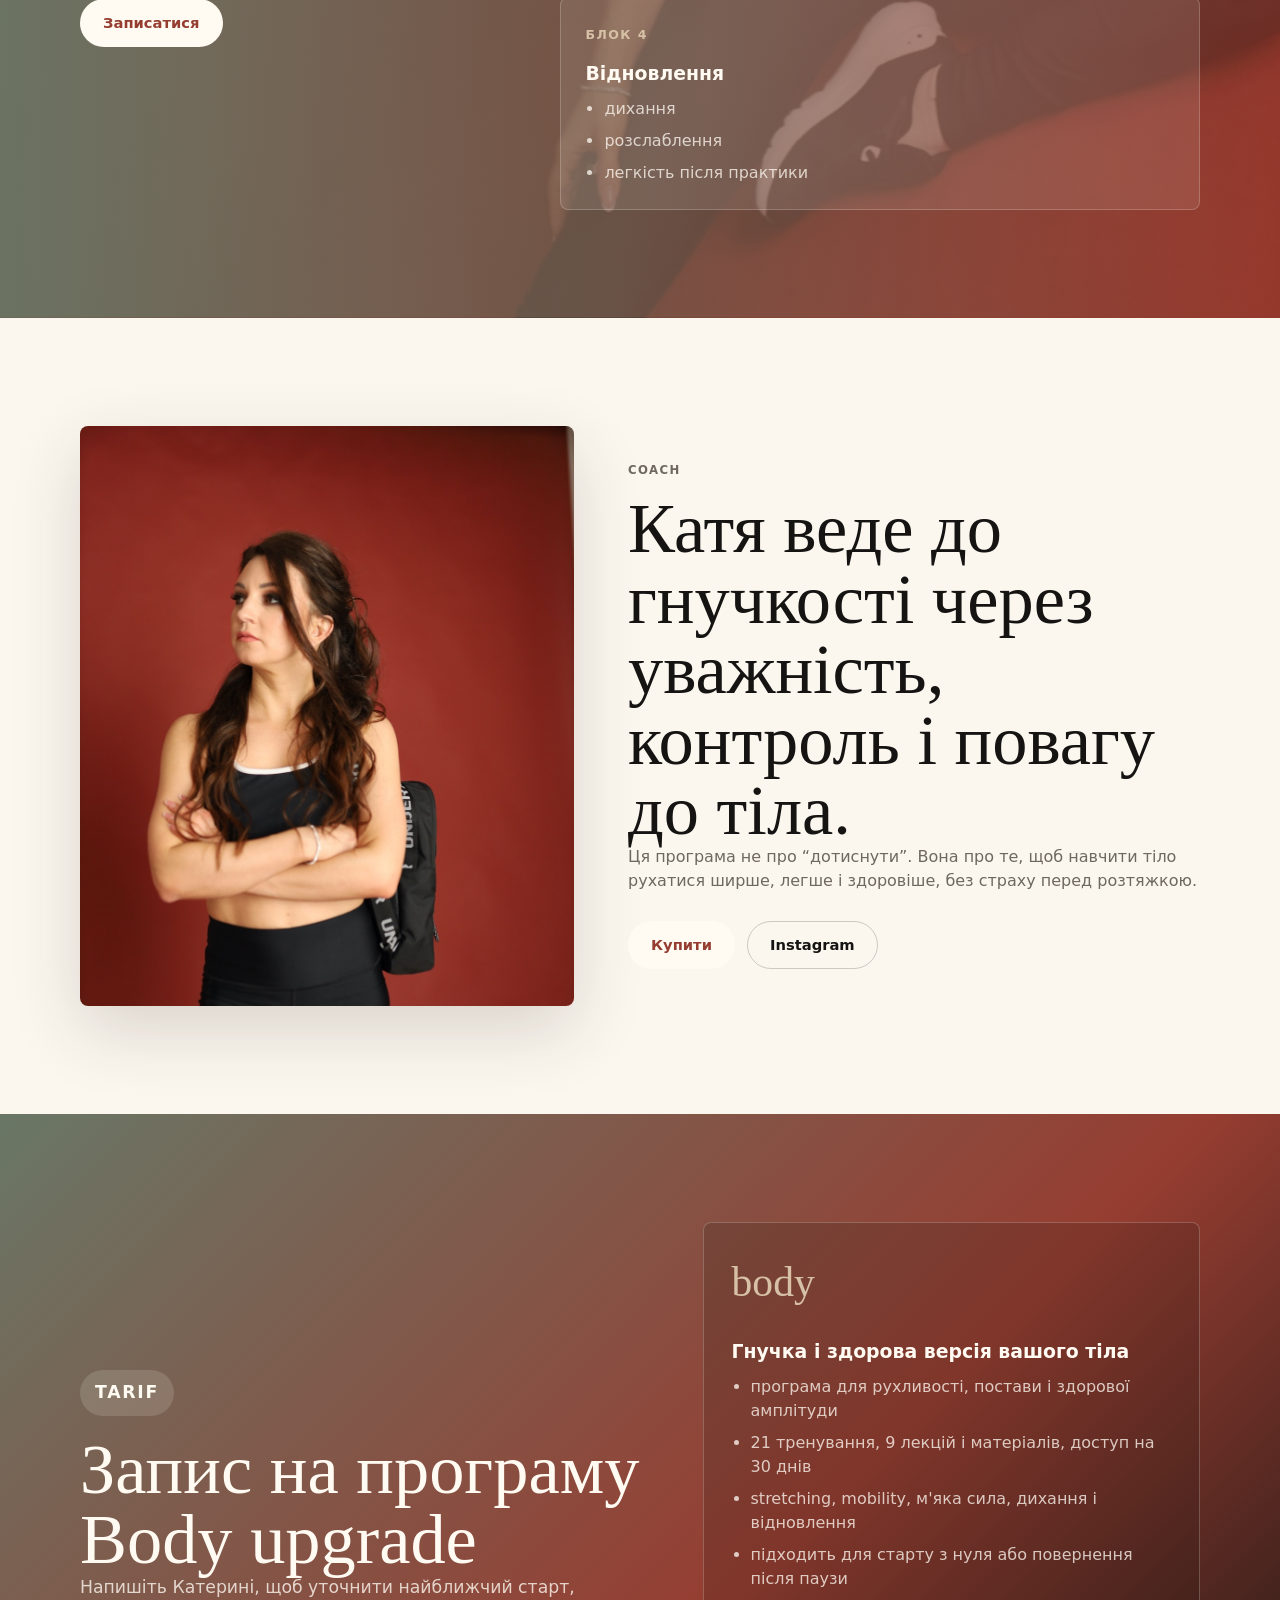
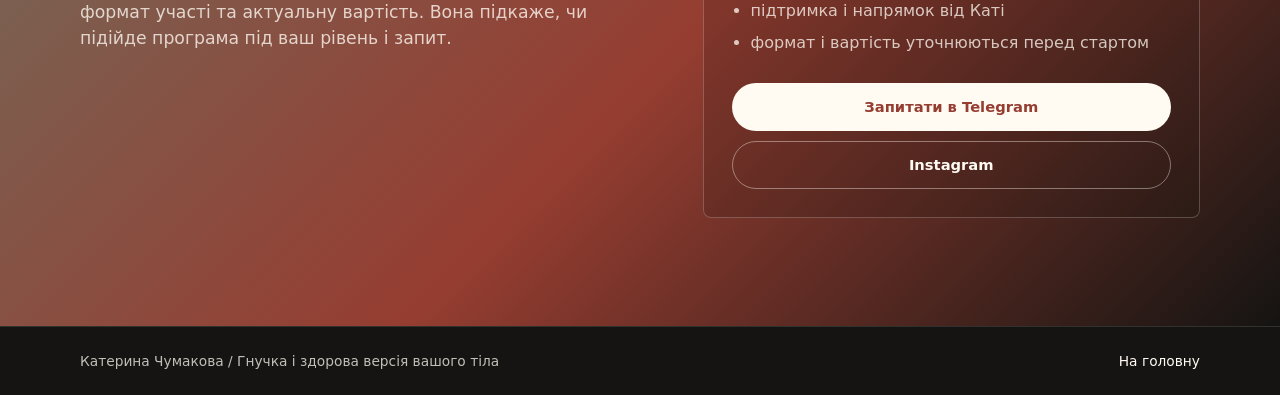
<file: body-upgrade.html>
<!doctype html>
<html lang="uk">
  <head>
    <meta charset="utf-8">
    <meta name="viewport" content="width=device-width, initial-scale=1">
    <title>Гнучка і здорова версія вашого тіла | Катерина Чумакова</title>
    <meta
      name="description"
      content="Онлайн-програма Катерини Чумакової для постави, рухливості, м'якої сили, здорової амплітуди і відчуття легкості в тілі."
    >
    <link rel="icon" href="favicon.svg" type="image/svg+xml">
    <link rel="stylesheet" href="styles.css">
  </head>
  <body class="sale-page body-upgrade-page">
    <header class="sale-header" aria-label="Навігація сторінки Гнучка і здорова версія вашого тіла">
      <a class="brand sale-brand" href="index.html" aria-label="Повернутися на головну">
        <span>KC</span>
        <strong>Катерина Чумакова</strong>
      </a>
      <div class="page-badge" aria-label="Назва сторінки">Body upgrade</div>
      <nav class="sale-nav" aria-label="Розділи сторінки">
        <a href="#format">Формат</a>
        <a href="#result">Результат</a>
        <a href="#program">Програма</a>
        <a href="#tarif">Запис</a>
      </nav>
    </header>

    <main>
      <section class="cell-hero body-hero">
        <div class="cell-hero-copy">
          <p class="sale-pill">stretching upgrade</p>
          <h1>Гнучка і здорова версія вашого тіла.</h1>
          <p>
            Програма для тих, хто хоче рухатись вільніше: прибрати відчуття скутості,
            покращити поставу, додати mobility, м'яку силу і здорову амплітуду без насилля над тілом.
          </p>
          <div class="sale-actions">
            <a class="button primary" href="#tarif">Записатися</a>
            <a class="button secondary" href="#format">Як це працює</a>
          </div>
          <div class="sale-meta" aria-label="Параметри програми">
            <span>21 тренування</span>
            <span>9 лекцій</span>
            <span>30 днів доступу</span>
            <span>30 хв на день</span>
            <span>постава</span>
          </div>
        </div>
        <figure class="cell-hero-image">
          <img src="assets/gallery-02.JPG" alt="Катерина виконує stretching позицію для розвитку mobility">
        </figure>
      </section>

      <section class="sale-strip" aria-label="Фокус програми">
        <span>постава</span>
        <span>рухливість</span>
        <span>спина</span>
        <span>тазостегнові</span>
        <span>м'яка сила</span>
        <span>легкість</span>
      </section>

      <section id="format" class="cell-problem body-intro">
        <div>
          <p class="eyebrow">body upgrade</p>
          <h2>Коли тіло затиснуте, навіть звичайний день відчувається важче.</h2>
        </div>
        <div class="problem-copy">
          <p>
            Сидяча робота, стрес, мало руху і нерегулярні тренування поступово забирають
            амплітуду. Спина втомлюється, плечі підіймаються, тазостегнові стають тугими,
            а тіло ніби живе “на мінімальній рухливості”.
          </p>
          <p>
            Ця програма збирає stretching, mobility, дихання і м'яку силу в одну систему,
            щоб повернути тілу відчуття простору і здорової, контрольованої гнучкості.
          </p>
          <p>
            Формат побудований як зрозумілий онлайн-марафон: 21 день тренувань, 9 додаткових
            лекцій і матеріалів, доступ протягом 30 днів і короткі заняття, які реально
            вписати у звичайний день.
          </p>
        </div>
        <div class="section-cta light-cta">
          <a class="button primary" href="#tarif">Хочу в програму</a>
          <a class="button secondary" href="https://t.me/kateryna_mihailovna" target="_blank" rel="noopener noreferrer">Написати Каті</a>
        </div>
      </section>

      <section id="result" class="telegram-section body-result">
        <div>
          <p class="eyebrow">result</p>
          <h2>Результат не в тому, щоб “дотягнутися будь-якою ціною”.</h2>
          <div class="section-cta">
            <a class="button primary" href="#tarif">Взяти участь</a>
          </div>
        </div>
        <div class="telegram-flow">
          <article>
            <span>01</span>
            <h3>Більше рухливості</h3>
            <p>
              Тазостегнові, спина, плечі і ноги отримують регулярну, зрозумілу роботу без хаосу.
            </p>
          </article>
          <article>
            <span>02</span>
            <h3>Краща постава</h3>
            <p>
              Працюємо з зонами, які найчастіше тягнуть корпус уперед: грудний відділ, плечі,
              спина і стабілізація.
            </p>
          </article>
          <article>
            <span>03</span>
            <h3>М'яка сила</h3>
            <p>
              Гнучкість без сили нестабільна. Тому програма додає контроль, опору і відчуття
              впевненого тіла.
            </p>
          </article>
        </div>
      </section>

      <section class="pain-grid body-benefits" aria-label="Кому підходить програма">
        <article>
          <span>01</span>
          <h3>Тіло дерев'яне</h3>
          <p>Складно нахилитись, розслабити спину або сісти комфортно без напруги.</p>
        </article>
        <article>
          <span>02</span>
          <h3>Хочеться поставу</h3>
          <p>Плечі, шия і спина просять регулярної уваги, а не випадкової розминки раз на місяць.</p>
        </article>
        <article>
          <span>03</span>
          <h3>Немає системи</h3>
          <p>Є бажання займатись, але незрозуміло, з чого почати і як не перевантажити себе.</p>
        </article>
        <article>
          <span>04</span>
          <h3>Потрібна легкість</h3>
          <p>Не спортивний рекорд, а відчуття, що тілу знову приємно рухатися.</p>
        </article>
        <article class="pain-cta-card">
          <span>join</span>
          <h3>Поверни тілу простір</h3>
          <p>Почни з програми, яка не ламає, а поступово розкриває.</p>
          <a class="button primary" href="#tarif">Записатися</a>
        </article>
      </section>

      <section id="program" class="inside-section body-inside">
        <div class="section-heading">
          <p>inside</p>
          <h2>Що входить у програму.</h2>
        </div>
        <div class="inside-grid">
          <article>
            <h3>21 тренування</h3>
            <p>Кожен день має окреме відео, щоб рухатися по програмі без плутанини і випадкових вправ.</p>
          </article>
          <article>
            <h3>9 лекцій і матеріалів</h3>
            <p>Пояснення про тіло, харчування, звички, відновлення і те, як підтримати результат.</p>
          </article>
          <article>
            <h3>30 днів доступу</h3>
            <p>Є запас, щоб проходити програму в людському темпі, без стресу через паузи або цикл.</p>
          </article>
          <article>
            <h3>30 хвилин на день</h3>
            <p>Практики достатньо короткі для щоденного ритму, але зібрані так, щоб тіло відчувало прогрес.</p>
          </article>
          <article>
            <h3>Mobility і stretching</h3>
            <p>Тазостегнові, плечі, грудний відділ і спина отримують більше свободи руху без болю.</p>
          </article>
          <article>
            <h3>Підтримка Каті</h3>
            <p>Катя підказує темп, пояснює рухи і допомагає пройти програму без хаосу.</p>
          </article>
        </div>
        <div class="section-cta light-cta">
          <a class="button primary" href="#tarif">Купити доступ</a>
          <a class="button secondary" href="#result">Подивитись результат</a>
        </div>
      </section>

      <section class="program-section body-program">
        <div class="program-intro">
          <p class="sale-pill">structure</p>
          <h2>Програма будується навколо здорового руху, а не випадкового stretching.</h2>
          <p>
            Кожен блок має свою роль: підготувати тіло, додати mobility, попрацювати з амплітудою,
            стабілізувати результат і дати відчуття легкості після практики.
          </p>
          <div class="section-cta">
            <a class="button primary" href="#tarif">Записатися</a>
          </div>
        </div>
        <div class="week-grid">
          <article>
            <span>блок 1</span>
            <h3>Спина і постава</h3>
            <ul>
              <li>грудний відділ</li>
              <li>плечі і шия</li>
              <li>м'яка стабілізація корпусу</li>
            </ul>
          </article>
          <article>
            <span>блок 2</span>
            <h3>Тазостегнові</h3>
            <ul>
              <li>mobility і розкриття</li>
              <li>робота з напругою</li>
              <li>контроль таза</li>
            </ul>
          </article>
          <article>
            <span>блок 3</span>
            <h3>Ноги і амплітуда</h3>
            <ul>
              <li>задня поверхня стегна</li>
              <li>привідні м'язи</li>
              <li>плавне поглиблення руху</li>
            </ul>
          </article>
          <article>
            <span>блок 4</span>
            <h3>Відновлення</h3>
            <ul>
              <li>дихання</li>
              <li>розслаблення</li>
              <li>легкість після практики</li>
            </ul>
          </article>
        </div>
      </section>

      <section class="coach-section">
        <figure>
          <img src="assets/about.JPG" alt="Катерина Чумакова">
        </figure>
        <div>
          <p class="eyebrow">coach</p>
          <h2>Катя веде до гнучкості через уважність, контроль і повагу до тіла.</h2>
          <p>
            Ця програма не про “дотиснути”. Вона про те, щоб навчити тіло рухатися ширше,
            легше і здоровіше, без страху перед розтяжкою.
          </p>
          <div class="section-cta light-cta">
            <a class="button primary" href="#tarif">Купити</a>
            <a class="button secondary" href="https://www.instagram.com/aromaflex_by_kateryna" target="_blank" rel="noopener noreferrer">Instagram</a>
          </div>
        </div>
      </section>

      <section id="tarif" class="tariff-section body-tariff">
        <div class="tariff-copy">
          <p class="sale-pill">tarif</p>
          <h2>Запис на програму Body upgrade</h2>
          <p>
            Напишіть Катерині, щоб уточнити найближчий старт, формат участі та актуальну
            вартість. Вона підкаже, чи підійде програма під ваш рівень і запит.
          </p>
        </div>
        <div class="tariff-card">
          <span>body</span>
          <h3>Гнучка і здорова версія вашого тіла</h3>
          <ul>
            <li>програма для рухливості, постави і здорової амплітуди</li>
            <li>21 тренування, 9 лекцій і матеріалів, доступ на 30 днів</li>
            <li>stretching, mobility, м'яка сила, дихання і відновлення</li>
            <li>підходить для старту з нуля або повернення після паузи</li>
            <li>підтримка і напрямок від Каті</li>
            <li>формат і вартість уточнюються перед стартом</li>
          </ul>
          <div class="tariff-actions">
            <a class="button primary" href="https://t.me/kateryna_mihailovna" target="_blank" rel="noopener noreferrer">Запитати в Telegram</a>
            <a class="button secondary" href="https://www.instagram.com/aromaflex_by_kateryna" target="_blank" rel="noopener noreferrer">Instagram</a>
          </div>
        </div>
      </section>
    </main>

    <footer class="site-footer sale-footer">
      <p>Катерина Чумакова / Гнучка і здорова версія вашого тіла</p>
      <a href="index.html">На головну</a>
    </footer>
  </body>
</html>
</file>
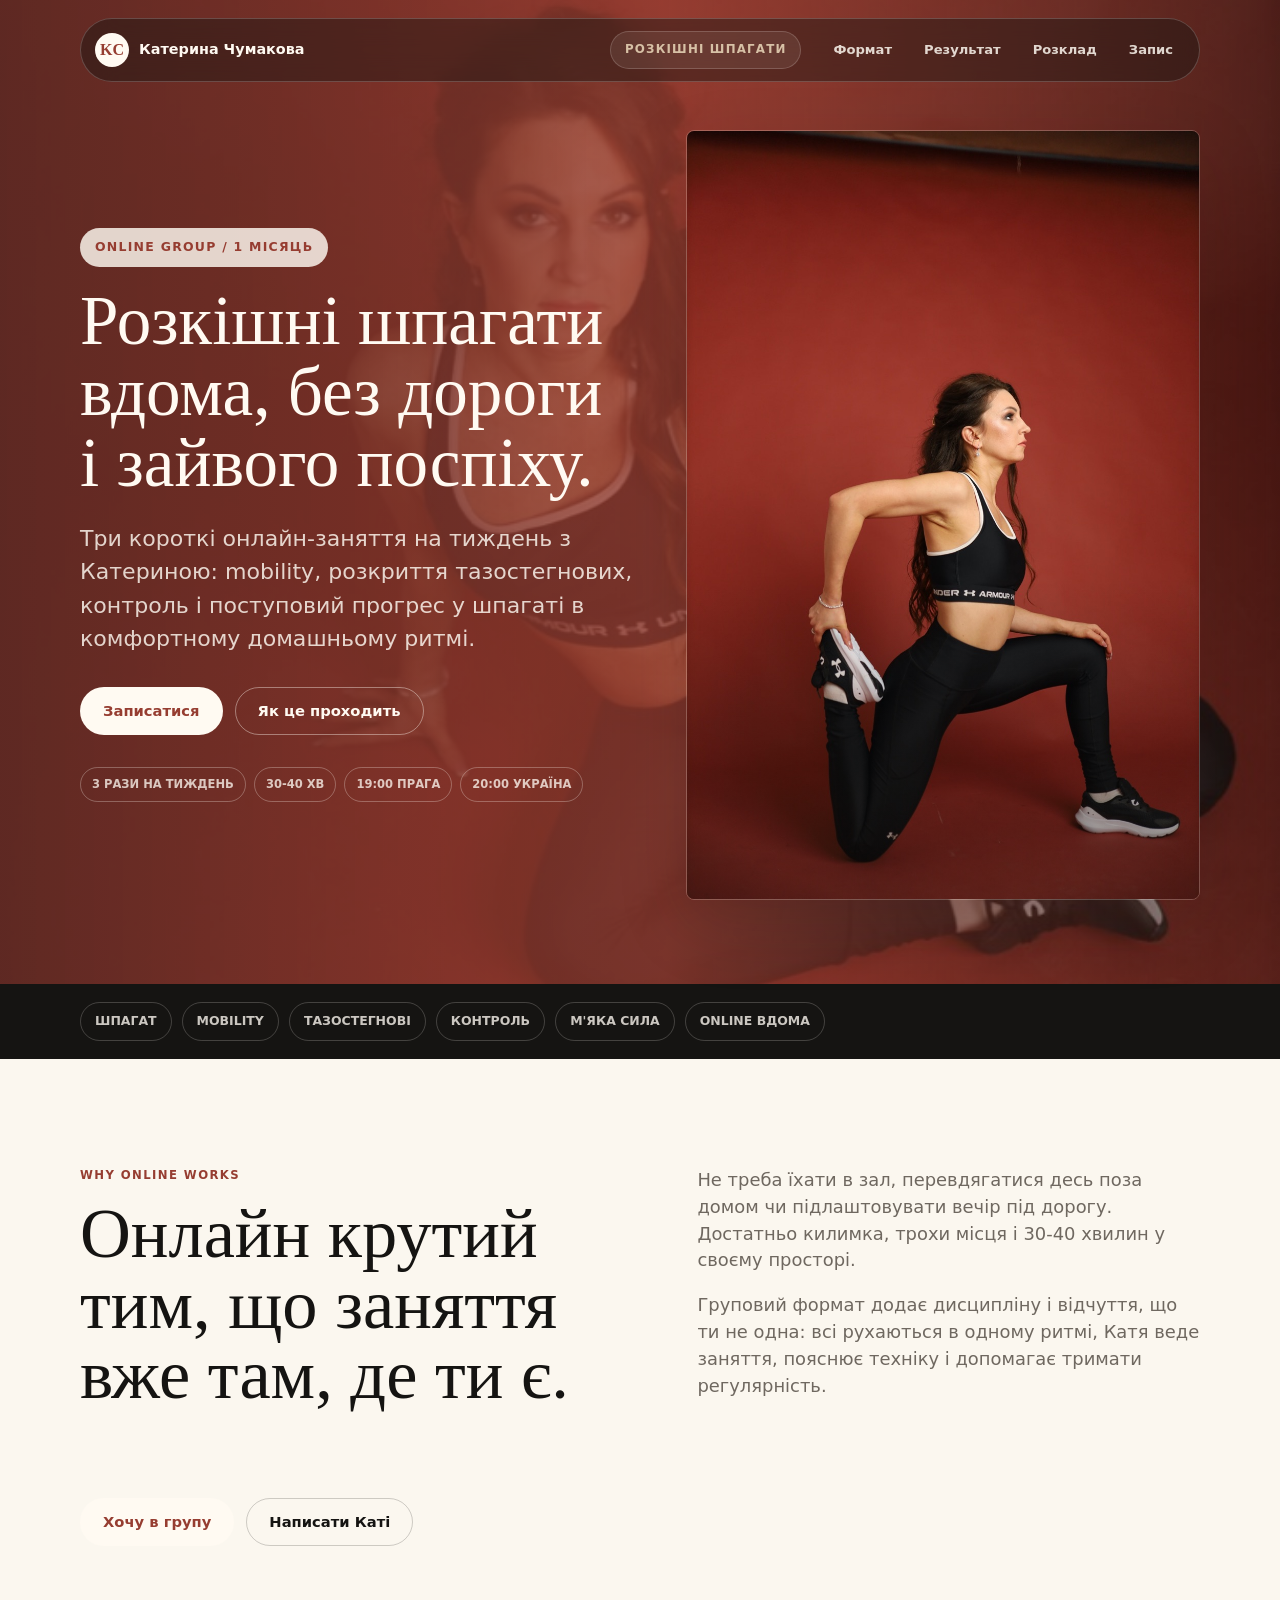
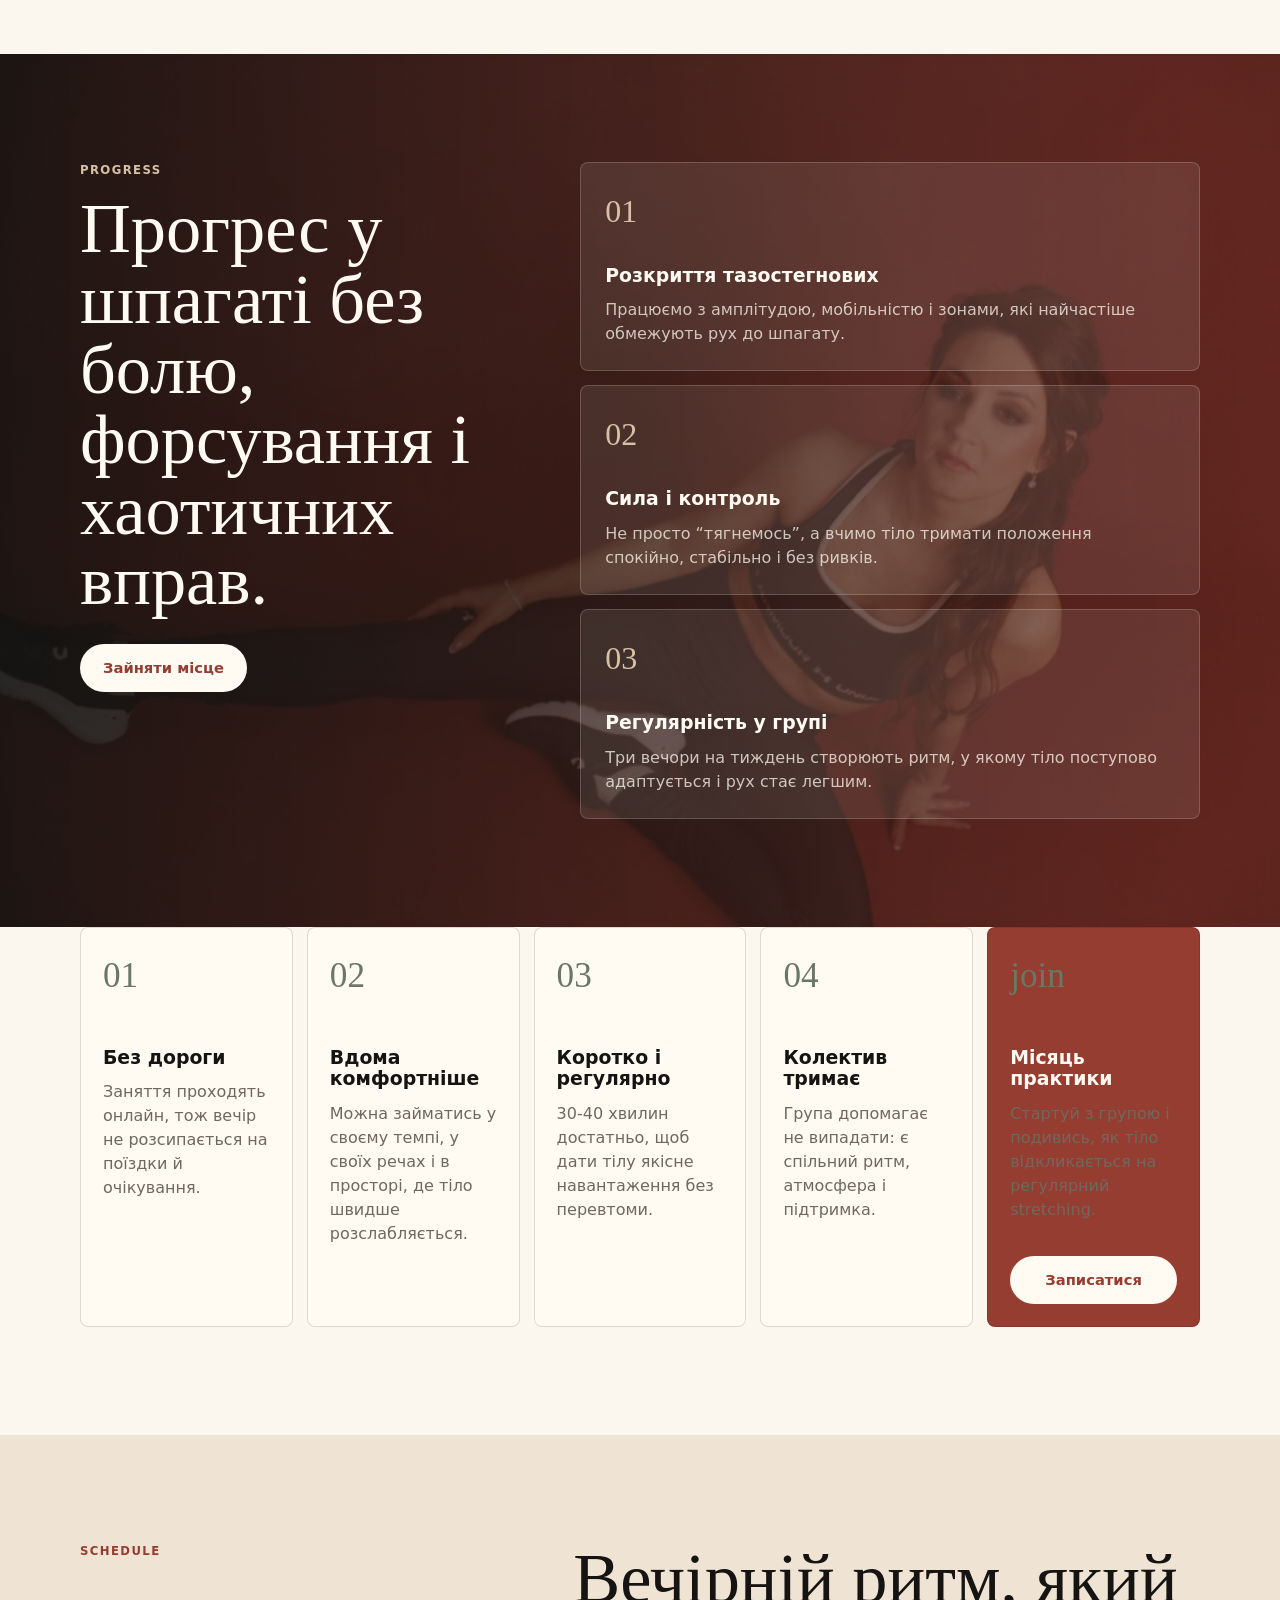
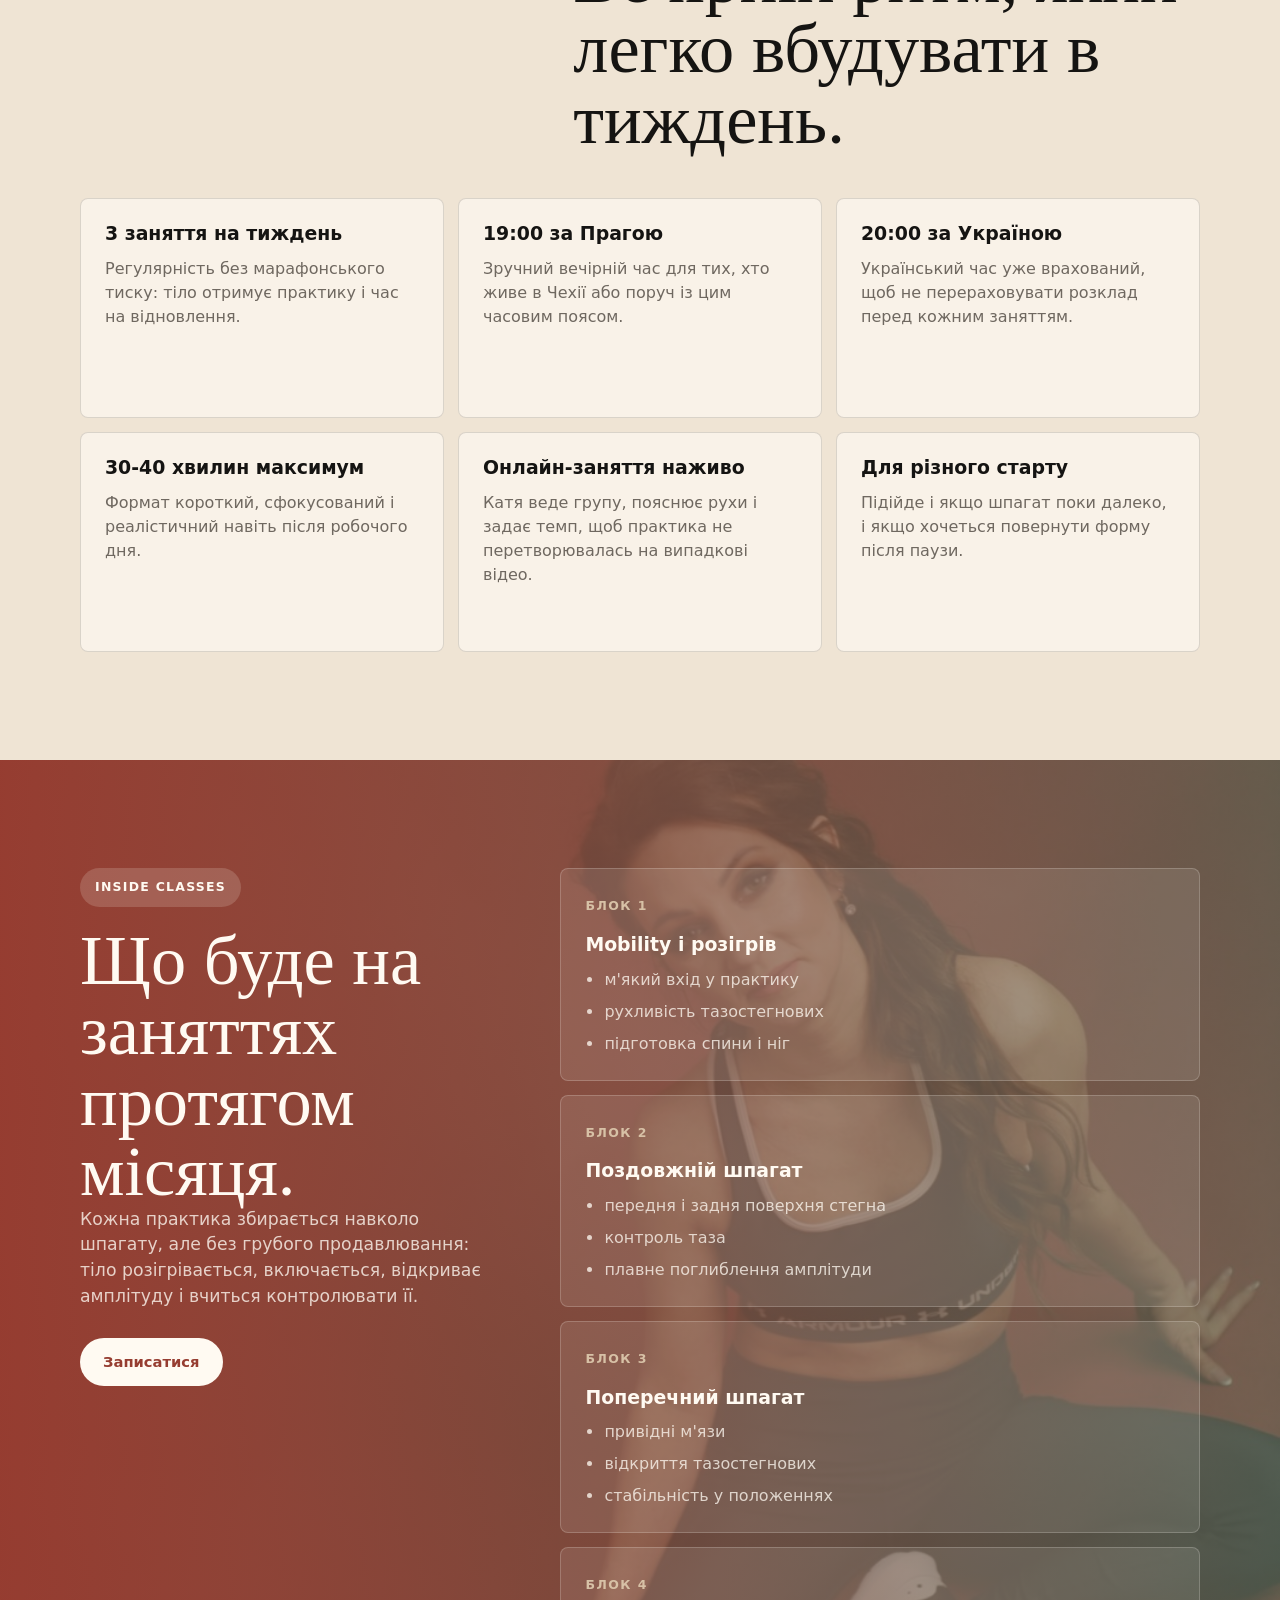
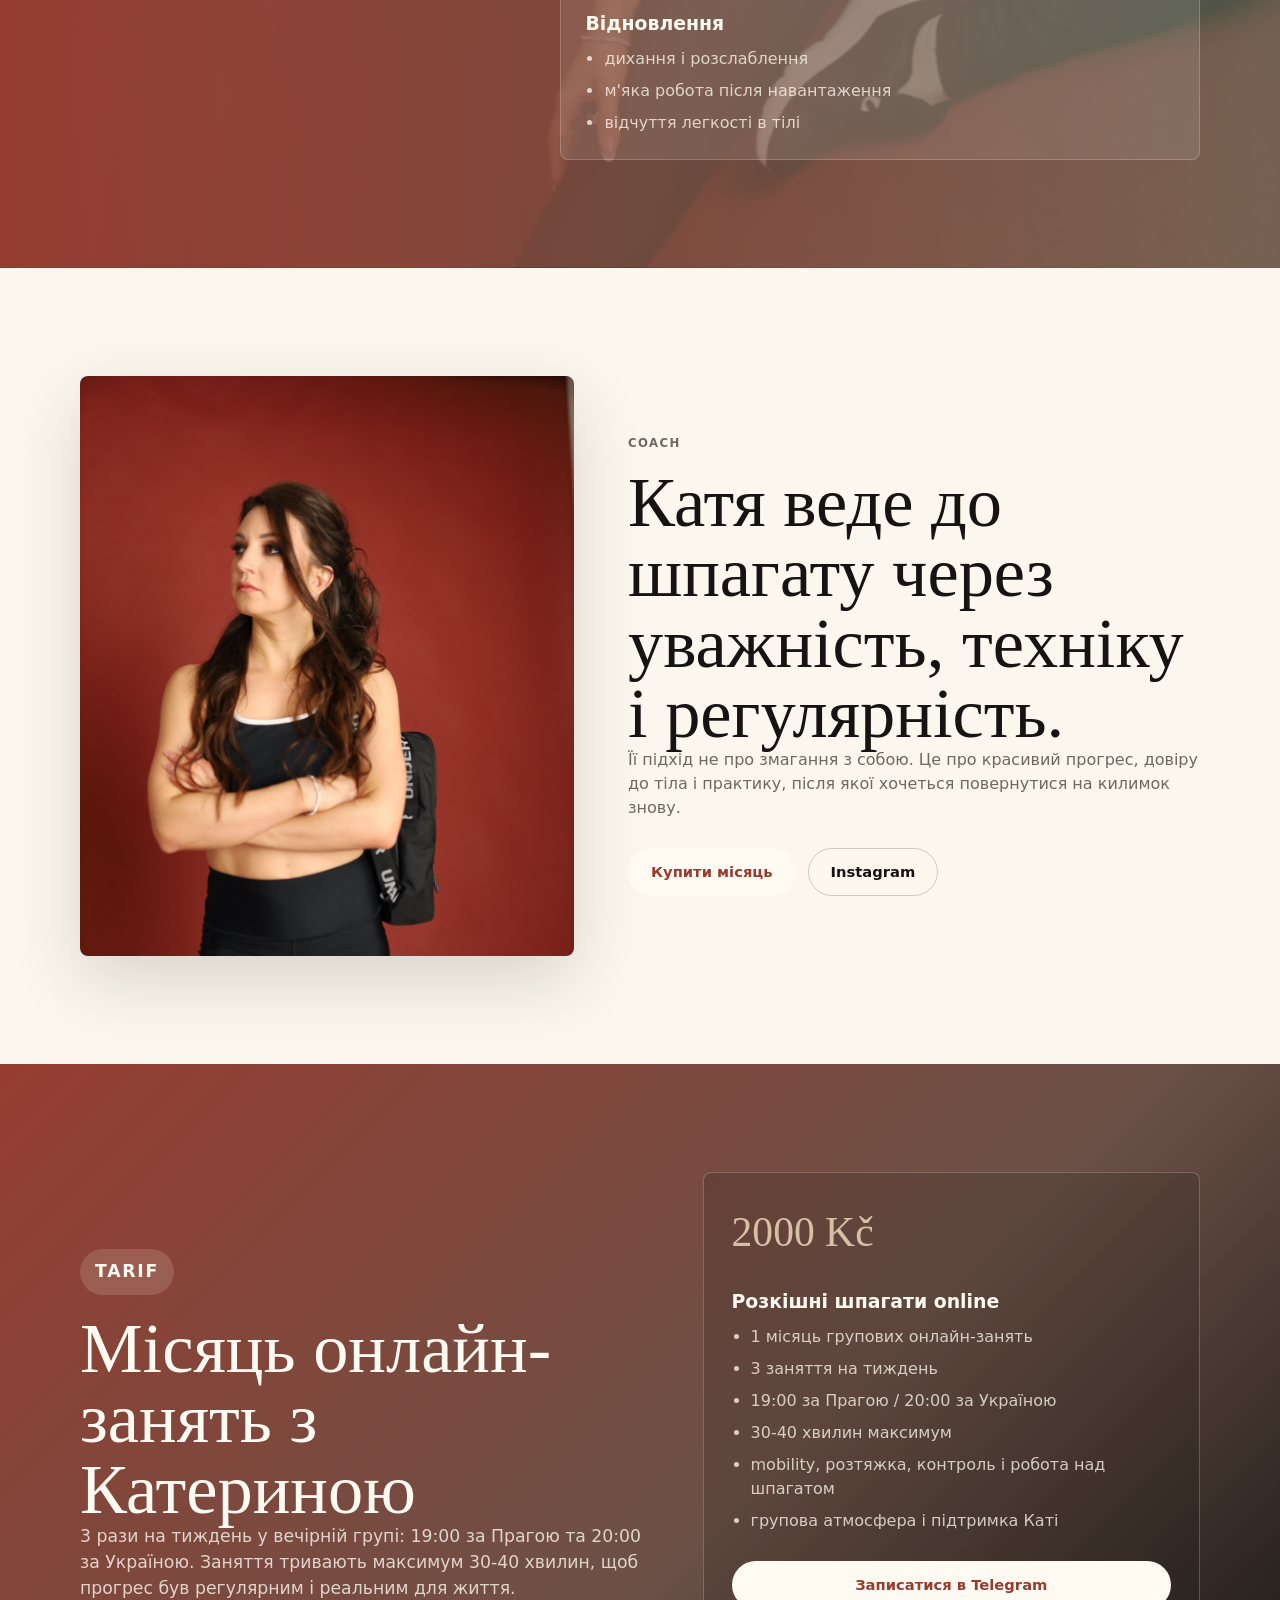
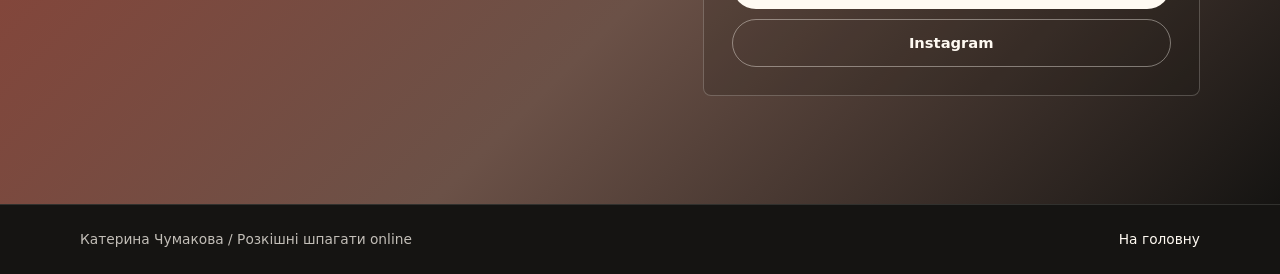
<file: splits-online.html>
<!doctype html>
<html lang="uk">
  <head>
    <meta charset="utf-8">
    <meta name="viewport" content="width=device-width, initial-scale=1">
    <title>Розкішні шпагати online | Катерина Чумакова</title>
    <meta
      name="description"
      content="Онлайн-заняття Розкішні шпагати з Катериною Чумаковою: 3 рази на тиждень, 30-40 хв, групова підтримка, 2000 Kč на місяць."
    >
    <link rel="icon" href="favicon.svg" type="image/svg+xml">
    <link rel="stylesheet" href="styles.css">
  </head>
  <body class="sale-page splits-page">
    <header class="sale-header" aria-label="Навігація сторінки Розкішні шпагати">
      <a class="brand sale-brand" href="index.html" aria-label="Повернутися на головну">
        <span>KC</span>
        <strong>Катерина Чумакова</strong>
      </a>
      <div class="page-badge" aria-label="Назва сторінки">Розкішні шпагати</div>
      <nav class="sale-nav" aria-label="Розділи сторінки">
        <a href="#format">Формат</a>
        <a href="#result">Результат</a>
        <a href="#schedule">Розклад</a>
        <a href="#tarif">Запис</a>
      </nav>
    </header>

    <main>
      <section class="cell-hero splits-hero">
        <div class="cell-hero-copy">
          <p class="sale-pill">online group / 1 місяць</p>
          <h1>Розкішні шпагати вдома, без дороги і зайвого поспіху.</h1>
          <p>
            Три короткі онлайн-заняття на тиждень з Катериною: mobility, розкриття
            тазостегнових, контроль і поступовий прогрес у шпагаті в комфортному домашньому ритмі.
          </p>
          <div class="sale-actions">
            <a class="button primary" href="#tarif">Записатися</a>
            <a class="button secondary" href="#format">Як це проходить</a>
          </div>
          <div class="sale-meta" aria-label="Параметри занять">
            <span>3 рази на тиждень</span>
            <span>30-40 хв</span>
            <span>19:00 Прага</span>
            <span>20:00 Україна</span>
          </div>
        </div>
        <figure class="cell-hero-image">
          <img src="assets/movement.JPG" alt="Катерина виконує stretching позицію для розвитку гнучкості">
        </figure>
      </section>

      <section class="sale-strip" aria-label="Фокус занять">
        <span>шпагат</span>
        <span>mobility</span>
        <span>тазостегнові</span>
        <span>контроль</span>
        <span>м'яка сила</span>
        <span>online вдома</span>
      </section>

      <section id="format" class="cell-problem splits-intro">
        <div>
          <p class="eyebrow">why online works</p>
          <h2>Онлайн крутий тим, що заняття вже там, де ти є.</h2>
        </div>
        <div class="problem-copy">
          <p>
            Не треба їхати в зал, перевдягатися десь поза домом чи підлаштовувати вечір під дорогу.
            Достатньо килимка, трохи місця і 30-40 хвилин у своєму просторі.
          </p>
          <p>
            Груповий формат додає дисципліну і відчуття, що ти не одна: всі рухаються в одному
            ритмі, Катя веде заняття, пояснює техніку і допомагає тримати регулярність.
          </p>
        </div>
        <div class="section-cta light-cta">
          <a class="button primary" href="#tarif">Хочу в групу</a>
          <a class="button secondary" href="https://t.me/kateryna_mihailovna" target="_blank" rel="noopener noreferrer">Написати Каті</a>
        </div>
      </section>

      <section id="result" class="telegram-section splits-result">
        <div>
          <p class="eyebrow">progress</p>
          <h2>Прогрес у шпагаті без болю, форсування і хаотичних вправ.</h2>
          <div class="section-cta">
            <a class="button primary" href="#tarif">Зайняти місце</a>
          </div>
        </div>
        <div class="telegram-flow">
          <article>
            <span>01</span>
            <h3>Розкриття тазостегнових</h3>
            <p>
              Працюємо з амплітудою, мобільністю і зонами, які найчастіше обмежують рух до шпагату.
            </p>
          </article>
          <article>
            <span>02</span>
            <h3>Сила і контроль</h3>
            <p>
              Не просто “тягнемось”, а вчимо тіло тримати положення спокійно, стабільно і без ривків.
            </p>
          </article>
          <article>
            <span>03</span>
            <h3>Регулярність у групі</h3>
            <p>
              Три вечори на тиждень створюють ритм, у якому тіло поступово адаптується і рух стає легшим.
            </p>
          </article>
        </div>
      </section>

      <section class="pain-grid splits-benefits" aria-label="Що дає формат">
        <article>
          <span>01</span>
          <h3>Без дороги</h3>
          <p>Заняття проходять онлайн, тож вечір не розсипається на поїздки й очікування.</p>
        </article>
        <article>
          <span>02</span>
          <h3>Вдома комфортніше</h3>
          <p>Можна займатись у своєму темпі, у своїх речах і в просторі, де тіло швидше розслабляється.</p>
        </article>
        <article>
          <span>03</span>
          <h3>Коротко і регулярно</h3>
          <p>30-40 хвилин достатньо, щоб дати тілу якісне навантаження без перевтоми.</p>
        </article>
        <article>
          <span>04</span>
          <h3>Колектив тримає</h3>
          <p>Група допомагає не випадати: є спільний ритм, атмосфера і підтримка.</p>
        </article>
        <article class="pain-cta-card">
          <span>join</span>
          <h3>Місяць практики</h3>
          <p>Стартуй з групою і подивись, як тіло відкликається на регулярний stretching.</p>
          <a class="button primary" href="#tarif">Записатися</a>
        </article>
      </section>

      <section id="schedule" class="inside-section">
        <div class="section-heading">
          <p>schedule</p>
          <h2>Вечірній ритм, який легко вбудувати в тиждень.</h2>
        </div>
        <div class="inside-grid">
          <article>
            <h3>3 заняття на тиждень</h3>
            <p>Регулярність без марафонського тиску: тіло отримує практику і час на відновлення.</p>
          </article>
          <article>
            <h3>19:00 за Прагою</h3>
            <p>Зручний вечірній час для тих, хто живе в Чехії або поруч із цим часовим поясом.</p>
          </article>
          <article>
            <h3>20:00 за Україною</h3>
            <p>Український час уже врахований, щоб не перераховувати розклад перед кожним заняттям.</p>
          </article>
          <article>
            <h3>30-40 хвилин максимум</h3>
            <p>Формат короткий, сфокусований і реалістичний навіть після робочого дня.</p>
          </article>
          <article>
            <h3>Онлайн-заняття наживо</h3>
            <p>Катя веде групу, пояснює рухи і задає темп, щоб практика не перетворювалась на випадкові відео.</p>
          </article>
          <article>
            <h3>Для різного старту</h3>
            <p>Підійде і якщо шпагат поки далеко, і якщо хочеться повернути форму після паузи.</p>
          </article>
        </div>
      </section>

      <section class="program-section splits-program">
        <div class="program-intro">
          <p class="sale-pill">inside classes</p>
          <h2>Що буде на заняттях протягом місяця.</h2>
          <p>
            Кожна практика збирається навколо шпагату, але без грубого продавлювання:
            тіло розігрівається, включається, відкриває амплітуду і вчиться контролювати її.
          </p>
          <div class="section-cta">
            <a class="button primary" href="#tarif">Записатися</a>
          </div>
        </div>
        <div class="week-grid">
          <article>
            <span>блок 1</span>
            <h3>Mobility і розігрів</h3>
            <ul>
              <li>м'який вхід у практику</li>
              <li>рухливість тазостегнових</li>
              <li>підготовка спини і ніг</li>
            </ul>
          </article>
          <article>
            <span>блок 2</span>
            <h3>Поздовжній шпагат</h3>
            <ul>
              <li>передня і задня поверхня стегна</li>
              <li>контроль таза</li>
              <li>плавне поглиблення амплітуди</li>
            </ul>
          </article>
          <article>
            <span>блок 3</span>
            <h3>Поперечний шпагат</h3>
            <ul>
              <li>привідні м'язи</li>
              <li>відкриття тазостегнових</li>
              <li>стабільність у положеннях</li>
            </ul>
          </article>
          <article>
            <span>блок 4</span>
            <h3>Відновлення</h3>
            <ul>
              <li>дихання і розслаблення</li>
              <li>м'яка робота після навантаження</li>
              <li>відчуття легкості в тілі</li>
            </ul>
          </article>
        </div>
      </section>

      <section class="coach-section">
        <figure>
          <img src="assets/about.JPG" alt="Катерина Чумакова">
        </figure>
        <div>
          <p class="eyebrow">coach</p>
          <h2>Катя веде до шпагату через уважність, техніку і регулярність.</h2>
          <p>
            Її підхід не про змагання з собою. Це про красивий прогрес, довіру до тіла
            і практику, після якої хочеться повернутися на килимок знову.
          </p>
          <div class="section-cta light-cta">
            <a class="button primary" href="#tarif">Купити місяць</a>
            <a class="button secondary" href="https://www.instagram.com/aromaflex_by_kateryna" target="_blank" rel="noopener noreferrer">Instagram</a>
          </div>
        </div>
      </section>

      <section id="tarif" class="tariff-section splits-tariff">
        <div class="tariff-copy">
          <p class="sale-pill">tarif</p>
          <h2>Місяць онлайн-занять з Катериною</h2>
          <p>
            3 рази на тиждень у вечірній групі: 19:00 за Прагою та 20:00 за Україною.
            Заняття тривають максимум 30-40 хвилин, щоб прогрес був регулярним і реальним для життя.
          </p>
        </div>
        <div class="tariff-card">
          <span>2000 Kč</span>
          <h3>Розкішні шпагати online</h3>
          <ul>
            <li>1 місяць групових онлайн-занять</li>
            <li>3 заняття на тиждень</li>
            <li>19:00 за Прагою / 20:00 за Україною</li>
            <li>30-40 хвилин максимум</li>
            <li>mobility, розтяжка, контроль і робота над шпагатом</li>
            <li>групова атмосфера і підтримка Каті</li>
          </ul>
          <div class="tariff-actions">
            <a class="button primary" href="https://t.me/kateryna_mihailovna" target="_blank" rel="noopener noreferrer">Записатися в Telegram</a>
            <a class="button secondary" href="https://www.instagram.com/aromaflex_by_kateryna" target="_blank" rel="noopener noreferrer">Instagram</a>
          </div>
        </div>
      </section>
    </main>

    <footer class="site-footer sale-footer">
      <p>Катерина Чумакова / Розкішні шпагати online</p>
      <a href="index.html">На головну</a>
    </footer>
  </body>
</html>
</file>
<file: styles.css>
:root {
  --ink: #151412;
  --muted: #6f6860;
  --ivory: #fbf7ef;
  --warm: #efe4d4;
  --sand: #d7c1a6;
  --terracotta: #963d31;
  --clay: #bd6f59;
  --sage: #697766;
  --cream: #fffaf2;
  --line: rgba(21, 20, 18, 0.14);
  --shadow: 0 24px 70px rgba(43, 26, 18, 0.16);
}

* {
  box-sizing: border-box;
}

html {
  scroll-behavior: smooth;
}

body {
  margin: 0;
  overflow-x: hidden;
  color: var(--ink);
  background: var(--ivory);
  font-family: Inter, ui-sans-serif, system-ui, -apple-system, BlinkMacSystemFont, "Segoe UI", sans-serif;
  line-height: 1.5;
}

img {
  display: block;
  max-width: 100%;
}

a {
  color: inherit;
  text-decoration: none;
}

.site-header {
  position: fixed;
  z-index: 10;
  top: 18px;
  left: 50%;
  width: min(1120px, calc(100% - 32px));
  transform: translateX(-50%);
  display: flex;
  align-items: center;
  justify-content: space-between;
  gap: 20px;
  padding: 12px 14px;
  color: var(--cream);
  background: rgba(21, 20, 18, 0.36);
  border: 1px solid rgba(255, 250, 242, 0.22);
  border-radius: 999px;
  backdrop-filter: blur(18px);
}

.brand {
  display: inline-flex;
  align-items: center;
  gap: 10px;
  min-width: 0;
}

.brand span {
  display: grid;
  place-items: center;
  width: 34px;
  height: 34px;
  border-radius: 50%;
  background: var(--cream);
  color: var(--terracotta);
  font-family: Georgia, "Times New Roman", serif;
  font-weight: 700;
}

.brand strong {
  overflow: hidden;
  font-size: 0.9rem;
  font-weight: 650;
  text-overflow: ellipsis;
  white-space: nowrap;
}

.nav-links {
  display: flex;
  align-items: center;
  gap: 6px;
}

.nav-links a {
  padding: 9px 12px;
  border-radius: 999px;
  color: rgba(255, 250, 242, 0.86);
  font-size: 0.82rem;
  transition: background 180ms ease, color 180ms ease;
}

.nav-links a:hover {
  background: rgba(255, 250, 242, 0.14);
  color: var(--cream);
}

.hero {
  position: relative;
  min-height: 92svh;
  overflow: hidden;
  display: grid;
  align-items: end;
  padding: 116px max(24px, calc((100vw - 1120px) / 2)) 92px;
  color: var(--cream);
  isolation: isolate;
}

.hero-photo,
.hero-shade {
  position: absolute;
  inset: 0;
  width: 100%;
  height: 100%;
}

.hero-photo {
  z-index: -3;
  object-fit: cover;
  object-position: 60% center;
}

.hero-shade {
  z-index: -2;
  background:
    linear-gradient(90deg, rgba(21, 20, 18, 0.82) 0%, rgba(21, 20, 18, 0.5) 42%, rgba(21, 20, 18, 0.12) 100%),
    linear-gradient(0deg, rgba(21, 20, 18, 0.46) 0%, rgba(21, 20, 18, 0.08) 38%);
}

.hero-content {
  width: min(700px, 100%);
}

.eyebrow,
.section-kicker > p,
.section-heading > p {
  margin: 0 0 14px;
  color: var(--terracotta);
  font-size: 0.73rem;
  font-weight: 760;
  letter-spacing: 0.12em;
  text-transform: uppercase;
}

.hero .eyebrow {
  color: var(--sand);
}

h1,
h2,
h3,
p {
  margin-top: 0;
}

h1,
h2 {
  font-family: "Iowan Old Style", "Palatino Linotype", "Book Antiqua", Georgia, "Times New Roman", serif;
  font-weight: 500;
  line-height: 1;
}

h1 {
  max-width: 720px;
  margin-bottom: 22px;
  font-size: clamp(2.9rem, 5.7vw, 5.15rem);
  line-height: 1.03;
  text-wrap: balance;
}

h2 {
  font-size: clamp(2.4rem, 5.5vw, 5rem);
}

h3 {
  margin-bottom: 12px;
  font-size: 1.18rem;
  line-height: 1.15;
}

.hero-copy {
  max-width: 590px;
  margin-bottom: 30px;
  color: rgba(255, 250, 242, 0.84);
  font-size: clamp(1.05rem, 1.8vw, 1.25rem);
}

.hero-actions,
.contact-actions {
  display: flex;
  flex-wrap: wrap;
  gap: 12px;
}

.button {
  display: inline-flex;
  align-items: center;
  justify-content: center;
  min-height: 48px;
  padding: 0 22px;
  border: 1px solid transparent;
  border-radius: 999px;
  font-size: 0.92rem;
  font-weight: 720;
  transition: transform 180ms ease, background 180ms ease, border-color 180ms ease;
}

.button:hover {
  transform: translateY(-2px);
}

.button.primary {
  background: var(--cream);
  color: var(--terracotta);
}

.button.secondary {
  border-color: rgba(255, 250, 242, 0.4);
  color: var(--cream);
}

.button.dark {
  background: var(--ink);
  color: var(--cream);
}

.button.light {
  border-color: var(--line);
  background: rgba(255, 250, 242, 0.62);
  color: var(--ink);
}

.hero-note {
  position: absolute;
  right: max(24px, calc((100vw - 1120px) / 2));
  bottom: 28px;
  display: flex;
  gap: 8px;
  flex-wrap: wrap;
}

.hero-note span {
  padding: 8px 11px;
  border: 1px solid rgba(255, 250, 242, 0.24);
  border-radius: 999px;
  color: rgba(255, 250, 242, 0.76);
  background: rgba(21, 20, 18, 0.24);
  font-size: 0.72rem;
  font-weight: 760;
  text-transform: uppercase;
}

.intro-band {
  padding: 38px max(24px, calc((100vw - 1120px) / 2));
  background: var(--ink);
  color: var(--cream);
}

.intro-band p {
  max-width: 890px;
  margin: 0;
  font-family: Georgia, "Times New Roman", serif;
  font-size: clamp(1.65rem, 3.4vw, 3.1rem);
  line-height: 1.08;
}

.section-grid,
.directions,
.events,
.gallery,
.reviews,
.contact {
  padding: 108px max(24px, calc((100vw - 1120px) / 2));
}

.section-grid {
  display: grid;
  grid-template-columns: minmax(220px, 0.9fr) minmax(280px, 1fr);
  gap: 42px 72px;
  align-items: start;
}

.section-kicker h2,
.section-heading h2 {
  margin-bottom: 0;
}

.about-copy {
  color: var(--muted);
  font-size: 1.08rem;
}

.about-copy p:last-child {
  margin-bottom: 0;
}

.about-image {
  grid-column: 1 / -1;
  margin: 26px 0 0;
  overflow: hidden;
  border-radius: 8px;
  box-shadow: var(--shadow);
}

.about-image img {
  width: 100%;
  height: min(720px, 72vw);
  object-fit: cover;
  object-position: 50% 28%;
}

.directions {
  background: var(--warm);
}

.section-heading {
  display: grid;
  grid-template-columns: minmax(220px, 0.72fr) minmax(320px, 1fr);
  gap: 42px;
  align-items: end;
  margin-bottom: 44px;
}

.section-heading p {
  align-self: start;
}

.direction-layout {
  display: grid;
  grid-template-columns: 1.22fr 0.89fr 0.89fr;
  gap: 14px;
}

.direction,
.service-list article,
.event-row article,
.review-grid blockquote {
  border: 1px solid var(--line);
  border-radius: 8px;
}

.direction {
  min-height: 360px;
  display: flex;
  flex-direction: column;
  justify-content: flex-end;
  padding: 26px;
  background: var(--cream);
  overflow: hidden;
}

.direction span {
  width: fit-content;
  margin-bottom: auto;
  padding: 7px 10px;
  border-radius: 999px;
  background: rgba(150, 61, 49, 0.09);
  color: var(--terracotta);
  font-size: 0.7rem;
  font-weight: 800;
  text-transform: uppercase;
}

.direction p,
.service-list p,
.event-row p,
.review-grid p,
.contact p {
  color: var(--muted);
}

.main-direction {
  background: var(--terracotta);
  color: var(--cream);
}

.main-direction span {
  background: rgba(255, 250, 242, 0.13);
  color: var(--sand);
}

.main-direction p {
  color: rgba(255, 250, 242, 0.78);
}

.stretching-tab {
  gap: 22px;
  cursor: pointer;
  background-color: var(--terracotta);
  background-image:
    linear-gradient(90deg, rgba(150, 61, 49, 0.95) 0%, rgba(150, 61, 49, 0.72) 52%, rgba(21, 20, 18, 0.28) 100%),
    linear-gradient(0deg, rgba(21, 20, 18, 0.26), rgba(21, 20, 18, 0.02)),
    url("assets/movement.JPG");
  background-position: center, center, 64% 44%;
  background-repeat: no-repeat;
  background-size: cover, cover, cover;
}

.stretching-tab summary {
  display: flex;
  min-height: 0;
  flex-direction: column;
  justify-content: flex-end;
  cursor: pointer;
  list-style: none;
}

.stretching-tab summary::-webkit-details-marker {
  display: none;
}

.stretching-tab summary::after {
  content: "+";
  align-self: flex-start;
  width: 34px;
  height: 34px;
  margin-top: 18px;
  display: grid;
  place-items: center;
  border: 1px solid rgba(255, 250, 242, 0.28);
  border-radius: 50%;
  color: var(--cream);
  font-size: 1.25rem;
  line-height: 1;
}

.stretching-tab[open] summary::after {
  content: "-";
}

.stretching-programs {
  display: grid;
  gap: 10px;
}

.stretching-programs article,
.stretching-programs .program-link {
  display: block;
  padding: 14px;
  border: 1px solid rgba(255, 250, 242, 0.2);
  border-radius: 8px;
  background: rgba(255, 250, 242, 0.08);
  transition: border-color 180ms ease, background 180ms ease, transform 180ms ease;
}

.stretching-programs .program-link:hover {
  transform: translateY(-2px);
  border-color: rgba(255, 250, 242, 0.52);
  background: rgba(255, 250, 242, 0.14);
}

.stretching-programs strong {
  display: block;
  margin-bottom: 6px;
  color: var(--cream);
  font-size: 0.96rem;
  line-height: 1.2;
}

.stretching-programs p {
  margin: 0;
  color: rgba(255, 250, 242, 0.72);
  font-size: 0.88rem;
  line-height: 1.42;
}

.aroma {
  background: #e9dbc8;
}

.image-direction {
  position: relative;
  min-height: 440px;
  padding: 22px;
  color: var(--cream);
  background: var(--ink);
  isolation: isolate;
}

.image-direction::after {
  position: absolute;
  inset: 0;
  z-index: -1;
  content: "";
  background:
    linear-gradient(0deg, rgba(21, 20, 18, 0.76) 0%, rgba(21, 20, 18, 0.32) 55%, rgba(21, 20, 18, 0.08) 100%),
    linear-gradient(90deg, rgba(21, 20, 18, 0.2), rgba(21, 20, 18, 0.48));
}

.image-direction img {
  position: absolute;
  inset: 0;
  z-index: -2;
  width: 100%;
  height: 100%;
  object-fit: cover;
}

.wellness-direction img {
  object-position: 50% 52%;
}

.aroma img {
  object-position: 50% 50%;
}

.image-direction span {
  background: rgba(255, 250, 242, 0.82);
  color: var(--terracotta);
}

.image-direction p {
  color: rgba(255, 250, 242, 0.78);
}

.service-list {
  display: grid;
  grid-template-columns: 1fr 1fr;
  gap: 14px;
}

.service-list article {
  min-height: 235px;
  padding: 24px;
  background: var(--cream);
}

.service-number {
  margin-bottom: 44px;
  color: var(--sage);
  font-family: Georgia, "Times New Roman", serif;
  font-size: 2.35rem;
}

.visual-break {
  display: grid;
  grid-template-columns: 1.1fr 0.9fr;
  min-height: 650px;
  background: var(--terracotta);
  color: var(--cream);
}

.visual-break img {
  width: 100%;
  height: 100%;
  object-fit: cover;
  object-position: 50% 38%;
}

.visual-break > div {
  display: flex;
  flex-direction: column;
  justify-content: flex-end;
  padding: 72px max(24px, calc((100vw - 1120px) / 2)) 72px 52px;
}

.visual-break .eyebrow {
  color: var(--sand);
}

.visual-break h2 {
  margin: 0;
  max-width: 590px;
}

.event-row,
.review-grid {
  display: grid;
  grid-template-columns: repeat(3, 1fr);
  gap: 14px;
}

.event-row article {
  min-height: 210px;
  padding: 24px;
  background: transparent;
}

.gallery {
  background: var(--ink);
  color: var(--cream);
}

.gallery .section-heading p {
  color: var(--sand);
}

.gallery-grid {
  display: grid;
  grid-template-columns: repeat(12, 1fr);
  grid-auto-rows: 145px;
  gap: 12px;
}

.gallery-grid img {
  width: 100%;
  height: 100%;
  border-radius: 8px;
  object-fit: cover;
}

.gallery-grid img:nth-child(1) {
  grid-column: span 7;
  grid-row: span 2;
}

.gallery-grid img:nth-child(2) {
  grid-column: span 5;
  grid-row: span 2;
}

.gallery-grid img:nth-child(3) {
  grid-column: span 4;
  grid-row: span 3;
}

.gallery-grid img:nth-child(4) {
  grid-column: span 4;
  grid-row: span 3;
}

.gallery-grid img:nth-child(5) {
  grid-column: span 4;
  grid-row: span 2;
}

.gallery-grid img:nth-child(6) {
  grid-column: span 4;
  grid-row: span 1;
}

.reviews {
  background: var(--warm);
}

.review-grid blockquote {
  min-height: 240px;
  margin: 0;
  padding: 25px;
  background: rgba(255, 250, 242, 0.62);
}

.review-grid p {
  font-family: Georgia, "Times New Roman", serif;
  font-size: 1.35rem;
  line-height: 1.2;
}

.review-grid cite {
  color: var(--sage);
  font-size: 0.82rem;
  font-style: normal;
  font-weight: 800;
  text-transform: uppercase;
}

.contact {
  display: grid;
  grid-template-columns: minmax(280px, 0.9fr) minmax(260px, 0.65fr);
  gap: 44px;
  align-items: center;
  background: var(--terracotta);
  color: var(--cream);
}

.contact .eyebrow {
  color: var(--sand);
}

.contact h2 {
  margin-bottom: 22px;
}

.contact p {
  max-width: 620px;
  margin-bottom: 0;
  color: rgba(255, 250, 242, 0.8);
}

.contact-actions {
  justify-content: flex-end;
}

.site-footer {
  display: flex;
  align-items: center;
  justify-content: space-between;
  gap: 18px;
  padding: 24px max(24px, calc((100vw - 1120px) / 2));
  color: rgba(255, 250, 242, 0.74);
  background: var(--ink);
  font-size: 0.86rem;
}

.site-footer p {
  margin: 0;
}

.site-footer a {
  color: var(--cream);
}

.sale-page {
  background: var(--warm);
}

.sale-header {
  position: fixed;
  z-index: 20;
  top: 18px;
  left: 50%;
  width: min(1120px, calc(100% - 32px));
  transform: translateX(-50%);
  display: flex;
  align-items: center;
  justify-content: space-between;
  gap: 20px;
  padding: 12px 14px;
  color: var(--cream);
  background: rgba(21, 20, 18, 0.42);
  border: 1px solid rgba(255, 250, 242, 0.2);
  border-radius: 999px;
  backdrop-filter: blur(18px);
}

.sale-nav {
  display: flex;
  gap: 8px;
}

.page-badge {
  flex: 0 1 auto;
  margin-left: auto;
  padding: 9px 14px;
  border: 1px solid rgba(255, 250, 242, 0.18);
  border-radius: 999px;
  color: var(--sand);
  background: rgba(255, 250, 242, 0.08);
  font-size: 0.74rem;
  font-weight: 850;
  letter-spacing: 0.1em;
  text-transform: uppercase;
  white-space: nowrap;
}

.sale-nav a {
  padding: 9px 12px;
  border-radius: 999px;
  color: rgba(255, 250, 242, 0.84);
  font-size: 0.82rem;
  font-weight: 700;
}

.section-cta {
  display: flex;
  flex-wrap: wrap;
  gap: 12px;
  margin-top: 28px;
}

.section-cta.light-cta .button.secondary {
  border-color: rgba(21, 20, 18, 0.2);
  color: var(--ink);
}

.cell-hero {
  min-height: 100svh;
  display: grid;
  grid-template-columns: minmax(320px, 0.94fr) minmax(320px, 0.86fr);
  gap: 44px;
  align-items: center;
  padding: 130px max(24px, calc((100vw - 1120px) / 2)) 84px;
  color: var(--cream);
  background:
    radial-gradient(circle at 16% 14%, rgba(215, 193, 166, 0.2), transparent 34%),
    linear-gradient(135deg, #7f2f27 0%, #963d31 48%, #211411 100%);
}

.cell-hero h1 {
  max-width: 760px;
  margin-bottom: 24px;
  font-size: clamp(3.2rem, 7vw, 6.7rem);
}

.cell-hero-copy > p:not(.sale-pill) {
  max-width: 650px;
  color: rgba(255, 250, 242, 0.82);
  font-size: clamp(1.1rem, 2vw, 1.38rem);
}

.sale-pill {
  width: fit-content;
  margin: 0 0 18px;
  padding: 10px 15px;
  border-radius: 999px;
  color: var(--terracotta);
  background: rgba(255, 250, 242, 0.82);
  font-size: 0.78rem;
  font-weight: 850;
  letter-spacing: 0.1em;
  text-transform: uppercase;
}

.sale-actions {
  display: flex;
  flex-wrap: wrap;
  gap: 12px;
  margin-top: 32px;
}

.sale-meta {
  display: flex;
  flex-wrap: wrap;
  gap: 8px;
  margin-top: 32px;
}

.sale-meta span {
  padding: 8px 11px;
  border: 1px solid rgba(255, 250, 242, 0.28);
  border-radius: 999px;
  color: rgba(255, 250, 242, 0.76);
  font-size: 0.72rem;
  font-weight: 800;
  text-transform: uppercase;
}

.cell-hero-image {
  position: relative;
  min-height: 620px;
  margin: 0;
  overflow: hidden;
  border: 1px solid rgba(255, 250, 242, 0.22);
  border-radius: 8px;
  box-shadow: var(--shadow);
}

.cell-hero-image::after {
  position: absolute;
  inset: 0;
  content: "";
  background: linear-gradient(0deg, rgba(21, 20, 18, 0.42), transparent 42%);
}

.cell-hero-image img {
  width: 100%;
  height: 100%;
  min-height: 620px;
  object-fit: cover;
  object-position: 48% center;
}

.sale-strip {
  display: flex;
  overflow: hidden;
  gap: 10px;
  padding: 18px max(24px, calc((100vw - 1120px) / 2));
  color: var(--cream);
  background: var(--ink);
}

.sale-strip span {
  flex: 0 0 auto;
  padding: 9px 14px;
  border: 1px solid rgba(255, 250, 242, 0.2);
  border-radius: 999px;
  color: rgba(255, 250, 242, 0.78);
  font-size: 0.78rem;
  font-weight: 850;
  text-transform: uppercase;
}

.cell-problem,
.telegram-section,
.inside-section,
.program-section,
.coach-section,
.tariff-section {
  padding: 108px max(24px, calc((100vw - 1120px) / 2));
}

.cell-problem {
  display: grid;
  grid-template-columns: minmax(280px, 0.9fr) minmax(300px, 0.8fr);
  gap: 52px;
  align-items: start;
  background: var(--ivory);
}

.cell-problem h2,
.program-intro h2,
.tariff-copy h2,
.coach-section h2 {
  margin-bottom: 0;
}

.problem-copy {
  color: var(--muted);
  font-size: 1.12rem;
}

.telegram-section {
  display: grid;
  grid-template-columns: minmax(280px, 0.72fr) minmax(360px, 1fr);
  gap: 54px;
  color: var(--cream);
  background:
    linear-gradient(90deg, rgba(21, 20, 18, 0.9), rgba(21, 20, 18, 0.66)),
    url("assets/gallery-01.JPG");
  background-position: center;
  background-size: cover;
}

.telegram-section .eyebrow {
  color: var(--sand);
}

.telegram-section h2 {
  margin-bottom: 0;
}

.telegram-flow {
  display: grid;
  gap: 14px;
}

.telegram-flow article {
  padding: 24px;
  border: 1px solid rgba(255, 250, 242, 0.18);
  border-radius: 8px;
  background: rgba(255, 250, 242, 0.09);
}

.telegram-flow span {
  display: inline-block;
  margin-bottom: 30px;
  color: var(--sand);
  font-family: Georgia, "Times New Roman", serif;
  font-size: 2rem;
}

.telegram-flow p {
  margin-bottom: 0;
  color: rgba(255, 250, 242, 0.74);
}

.pain-grid {
  display: grid;
  grid-template-columns: repeat(5, 1fr);
  gap: 14px;
  padding: 0 max(24px, calc((100vw - 1120px) / 2)) 108px;
  background: var(--ivory);
}

.pain-grid article,
.inside-grid article,
.week-grid article,
.tariff-card {
  border: 1px solid var(--line);
  border-radius: 8px;
}

.pain-grid article {
  min-height: 250px;
  padding: 22px;
  background: var(--cream);
}

.pain-cta-card {
  display: flex;
  flex-direction: column;
  justify-content: space-between;
  color: var(--cream);
  background: var(--terracotta) !important;
}

.pain-cta-card span,
.pain-cta-card p {
  color: rgba(255, 250, 242, 0.76);
}

.pain-cta-card h3 {
  color: var(--cream);
}

.pain-cta-card .button {
  width: 100%;
  margin-top: 18px;
}

.pain-grid span,
.week-grid span,
.tariff-card > span {
  display: inline-block;
  margin-bottom: 44px;
  color: var(--sage);
  font-family: Georgia, "Times New Roman", serif;
  font-size: 2.2rem;
}

.pain-grid p,
.inside-grid p,
.week-grid li,
.tariff-card li,
.tariff-copy p,
.coach-section p {
  color: var(--muted);
}

.inside-section {
  background: var(--warm);
}

.inside-grid {
  display: grid;
  grid-template-columns: repeat(3, 1fr);
  gap: 14px;
}

.inside-grid article {
  min-height: 220px;
  padding: 24px;
  background: rgba(255, 250, 242, 0.64);
}

.program-section {
  display: grid;
  grid-template-columns: minmax(280px, 0.7fr) minmax(360px, 1.05fr);
  gap: 54px;
  color: var(--cream);
  background:
    linear-gradient(90deg, rgba(150, 61, 49, 0.96), rgba(150, 61, 49, 0.72)),
    url("assets/mobile-hero.JPG");
  background-position: center;
  background-size: cover;
}

.program-intro p:not(.sale-pill) {
  color: rgba(255, 250, 242, 0.78);
  font-size: 1.08rem;
}

.program-section .sale-pill {
  color: var(--cream);
  background: rgba(255, 250, 242, 0.16);
}

.week-grid {
  display: grid;
  gap: 14px;
}

.week-grid article {
  padding: 24px;
  background: rgba(255, 250, 242, 0.1);
  border-color: rgba(255, 250, 242, 0.2);
}

.week-grid span {
  margin-bottom: 18px;
  color: var(--sand);
  font-size: 0.78rem;
  font-family: inherit;
  font-weight: 850;
  letter-spacing: 0.12em;
  text-transform: uppercase;
}

.week-grid ul,
.tariff-card ul {
  display: grid;
  gap: 8px;
  margin: 0;
  padding-left: 19px;
}

.week-grid li {
  color: rgba(255, 250, 242, 0.76);
}

.coach-section {
  display: grid;
  grid-template-columns: minmax(300px, 0.76fr) minmax(320px, 0.88fr);
  gap: 54px;
  align-items: center;
  background: var(--ivory);
}

.coach-section figure {
  margin: 0;
  overflow: hidden;
  border-radius: 8px;
  box-shadow: var(--shadow);
}

.coach-section img {
  width: 100%;
  height: 580px;
  object-fit: cover;
  object-position: 50% 24%;
}

.tariff-section {
  display: grid;
  grid-template-columns: minmax(300px, 0.8fr) minmax(320px, 0.7fr);
  gap: 54px;
  align-items: center;
  color: var(--cream);
  background: var(--terracotta);
}

.tariff-section .sale-pill {
  color: var(--cream);
  background: rgba(255, 250, 242, 0.14);
}

.tariff-copy p {
  max-width: 620px;
  color: rgba(255, 250, 242, 0.78);
  font-size: 1.08rem;
}

.tariff-card {
  padding: 28px;
  background: rgba(21, 20, 18, 0.16);
  border-color: rgba(255, 250, 242, 0.22);
}

.tariff-card > span {
  margin-bottom: 28px;
  color: var(--sand);
  font-size: 2.6rem;
}

.price-row {
  display: grid;
  gap: 6px;
  margin: 0 0 24px;
  padding: 18px 0 20px;
  border-top: 1px solid rgba(255, 250, 242, 0.16);
  border-bottom: 1px solid rgba(255, 250, 242, 0.16);
}

.price-row strong {
  color: var(--cream);
  font-family: "Iowan Old Style", "Palatino Linotype", "Book Antiqua", Georgia, "Times New Roman", serif;
  font-size: clamp(3.2rem, 7vw, 5.6rem);
  font-weight: 500;
  line-height: 0.95;
}

.price-row p {
  max-width: 420px;
  margin: 0;
  color: rgba(255, 250, 242, 0.72);
  font-size: 0.98rem;
}

.price-note {
  margin: -4px 0 24px;
  padding: 16px;
  border: 1px solid rgba(255, 250, 242, 0.16);
  border-radius: 8px;
  background: rgba(255, 250, 242, 0.08);
}

.price-note strong {
  display: block;
  margin-bottom: 7px;
  color: var(--sand);
  font-size: 0.95rem;
  line-height: 1.25;
}

.price-note p {
  margin: 0;
  color: rgba(255, 250, 242, 0.7);
  font-size: 0.92rem;
  line-height: 1.45;
}

.price-note a {
  color: var(--cream);
  font-weight: 800;
  text-decoration: underline;
  text-decoration-color: rgba(255, 250, 242, 0.34);
  text-underline-offset: 3px;
}

.tariff-card li {
  color: rgba(255, 250, 242, 0.76);
}

.tariff-actions {
  display: grid;
  gap: 10px;
  margin-top: 28px;
}

.sale-footer {
  border-top: 1px solid rgba(255, 250, 242, 0.12);
}

.splits-page {
  background: var(--ivory);
}

.splits-hero {
  background:
    linear-gradient(90deg, rgba(93, 41, 35, 0.96) 0%, rgba(150, 61, 49, 0.78) 52%, rgba(21, 20, 18, 0.46) 100%),
    url("assets/gallery-03.JPG");
  background-position: center;
  background-size: cover;
}

.splits-hero h1 {
  max-width: 680px;
  font-size: clamp(2.95rem, 5.4vw, 5.45rem);
}

.splits-hero .cell-hero-copy > p:not(.sale-pill) {
  max-width: 610px;
}

.splits-hero .cell-hero-image img {
  object-position: 56% 42%;
}

.splits-intro {
  background: var(--ivory);
}

.splits-result {
  background:
    linear-gradient(90deg, rgba(21, 20, 18, 0.9), rgba(93, 41, 35, 0.72)),
    url("assets/gallery-02.JPG");
  background-position: center;
  background-size: cover;
}

.splits-benefits {
  background: var(--ivory);
}

.splits-program {
  background:
    linear-gradient(90deg, rgba(150, 61, 49, 0.96), rgba(105, 119, 102, 0.7)),
    url("assets/mobile-hero.JPG");
  background-position: center;
  background-size: cover;
}

.splits-tariff {
  background:
    linear-gradient(135deg, #963d31 0%, #6b5147 58%, #151412 100%);
}

.body-upgrade-page {
  background: var(--ivory);
}

.body-hero {
  background:
    linear-gradient(90deg, rgba(21, 20, 18, 0.9) 0%, rgba(105, 119, 102, 0.76) 56%, rgba(150, 61, 49, 0.46) 100%),
    url("assets/gallery-04.JPG");
  background-position: center;
  background-size: cover;
}

.body-hero h1 {
  max-width: 720px;
  font-size: clamp(3rem, 5.8vw, 5.9rem);
}

.body-hero .cell-hero-image img {
  object-position: 48% 44%;
}

.body-intro,
.body-benefits,
.body-inside {
  background: var(--ivory);
}

.body-result {
  background:
    linear-gradient(90deg, rgba(21, 20, 18, 0.9), rgba(105, 119, 102, 0.74)),
    url("assets/gallery-05.JPG");
  background-position: center;
  background-size: cover;
}

.body-program {
  background:
    linear-gradient(90deg, rgba(105, 119, 102, 0.94), rgba(150, 61, 49, 0.7)),
    url("assets/mobile-hero.JPG");
  background-position: center;
  background-size: cover;
}

.body-tariff {
  background:
    linear-gradient(135deg, #697766 0%, #963d31 58%, #151412 100%);
}

@media (max-width: 920px) {
  .site-header {
    align-items: flex-start;
    border-radius: 24px;
  }

  .nav-links {
    max-width: 360px;
    justify-content: flex-end;
    flex-wrap: wrap;
  }

  .hero {
    min-height: 88svh;
    padding-top: 150px;
  }

  .hero-photo {
    object-position: 67% center;
  }

  .section-grid,
  .section-heading,
  .visual-break,
  .contact {
    grid-template-columns: 1fr;
  }

  .direction-layout,
  .event-row,
  .review-grid {
    grid-template-columns: 1fr;
  }

  .direction {
    min-height: 270px;
  }

  .visual-break {
    min-height: auto;
  }

  .visual-break img {
    height: 520px;
  }

  .visual-break > div {
    padding: 52px 24px 64px;
  }

  .contact-actions {
    justify-content: flex-start;
  }

  .cell-hero,
  .cell-problem,
  .telegram-section,
  .program-section,
  .coach-section,
  .tariff-section {
    grid-template-columns: 1fr;
  }

  .pain-grid,
  .inside-grid {
    grid-template-columns: 1fr 1fr;
  }
}

@media (max-width: 680px) {
  .site-header {
    position: absolute;
    top: 12px;
    width: calc(100% - 24px);
    padding: 10px;
  }

  .brand strong {
    max-width: 145px;
  }

  .nav-links {
    display: none;
  }

  .sale-header {
    position: absolute;
    top: 12px;
    width: calc(100% - 24px);
    padding: 10px;
    border-radius: 24px;
  }

  .page-badge {
    margin-left: 0;
    font-size: 0.68rem;
  }

  .sale-nav {
    display: none;
  }

  .hero {
    min-height: 92svh;
    padding: 122px 18px 74px;
  }

  .hero-content {
    width: min(100%, 342px);
  }

  .hero-photo {
    object-position: 54% center;
  }

  .hero-shade {
    background:
      linear-gradient(90deg, rgba(21, 20, 18, 0.88) 0%, rgba(21, 20, 18, 0.6) 55%, rgba(21, 20, 18, 0.2) 100%),
      linear-gradient(0deg, rgba(21, 20, 18, 0.58) 0%, rgba(21, 20, 18, 0.08) 44%);
  }

  h1 {
    max-width: 100%;
    font-size: clamp(2.06rem, 9.5vw, 2.78rem);
  }

  .hero-copy {
    max-width: 100%;
    font-size: 1rem;
  }

  h2 {
    font-size: clamp(2.18rem, 11vw, 3.6rem);
  }

  .hero-note {
    left: 18px;
    right: 18px;
    bottom: 18px;
  }

  .button {
    width: 100%;
  }

  .intro-band,
  .section-grid,
  .directions,
  .events,
  .gallery,
  .reviews,
  .contact {
    padding-left: 18px;
    padding-right: 18px;
  }

  .section-grid,
  .directions,
  .events,
  .gallery,
  .reviews,
  .contact {
    padding-top: 76px;
    padding-bottom: 76px;
  }

  .about-image img {
    height: 520px;
  }

  .service-list {
    grid-template-columns: 1fr;
  }

  .gallery-grid {
    grid-template-columns: 1fr 1fr;
    grid-auto-rows: 170px;
  }

  .gallery-grid img:nth-child(n) {
    grid-column: span 1;
    grid-row: span 2;
  }

  .gallery-grid img:nth-child(1),
  .gallery-grid img:nth-child(5) {
    grid-column: 1 / -1;
  }

  .site-footer {
    flex-direction: column;
    align-items: flex-start;
    padding-left: 18px;
    padding-right: 18px;
  }

  .cell-hero {
    min-height: auto;
    padding: 116px 18px 72px;
  }

  .cell-hero h1 {
    font-size: clamp(2.72rem, 13vw, 4.1rem);
  }

  .splits-hero h1 {
    font-size: clamp(2.42rem, 11vw, 3.48rem);
  }

  .body-hero h1 {
    font-size: clamp(2.42rem, 11vw, 3.48rem);
  }

  .cell-hero-image {
    min-height: 460px;
  }

  .cell-hero-image img {
    min-height: 460px;
  }

  .sale-actions .button,
  .tariff-actions .button,
  .section-cta .button {
    width: 100%;
  }

  .sale-strip {
    padding-left: 18px;
    padding-right: 18px;
  }

  .cell-problem,
  .telegram-section,
  .inside-section,
  .program-section,
  .coach-section,
  .tariff-section {
    padding: 76px 18px;
  }

  .pain-grid {
    grid-template-columns: 1fr;
    padding: 0 18px 76px;
  }

  .inside-grid {
    grid-template-columns: 1fr;
  }

  .coach-section img {
    height: 500px;
  }
}
</file>
